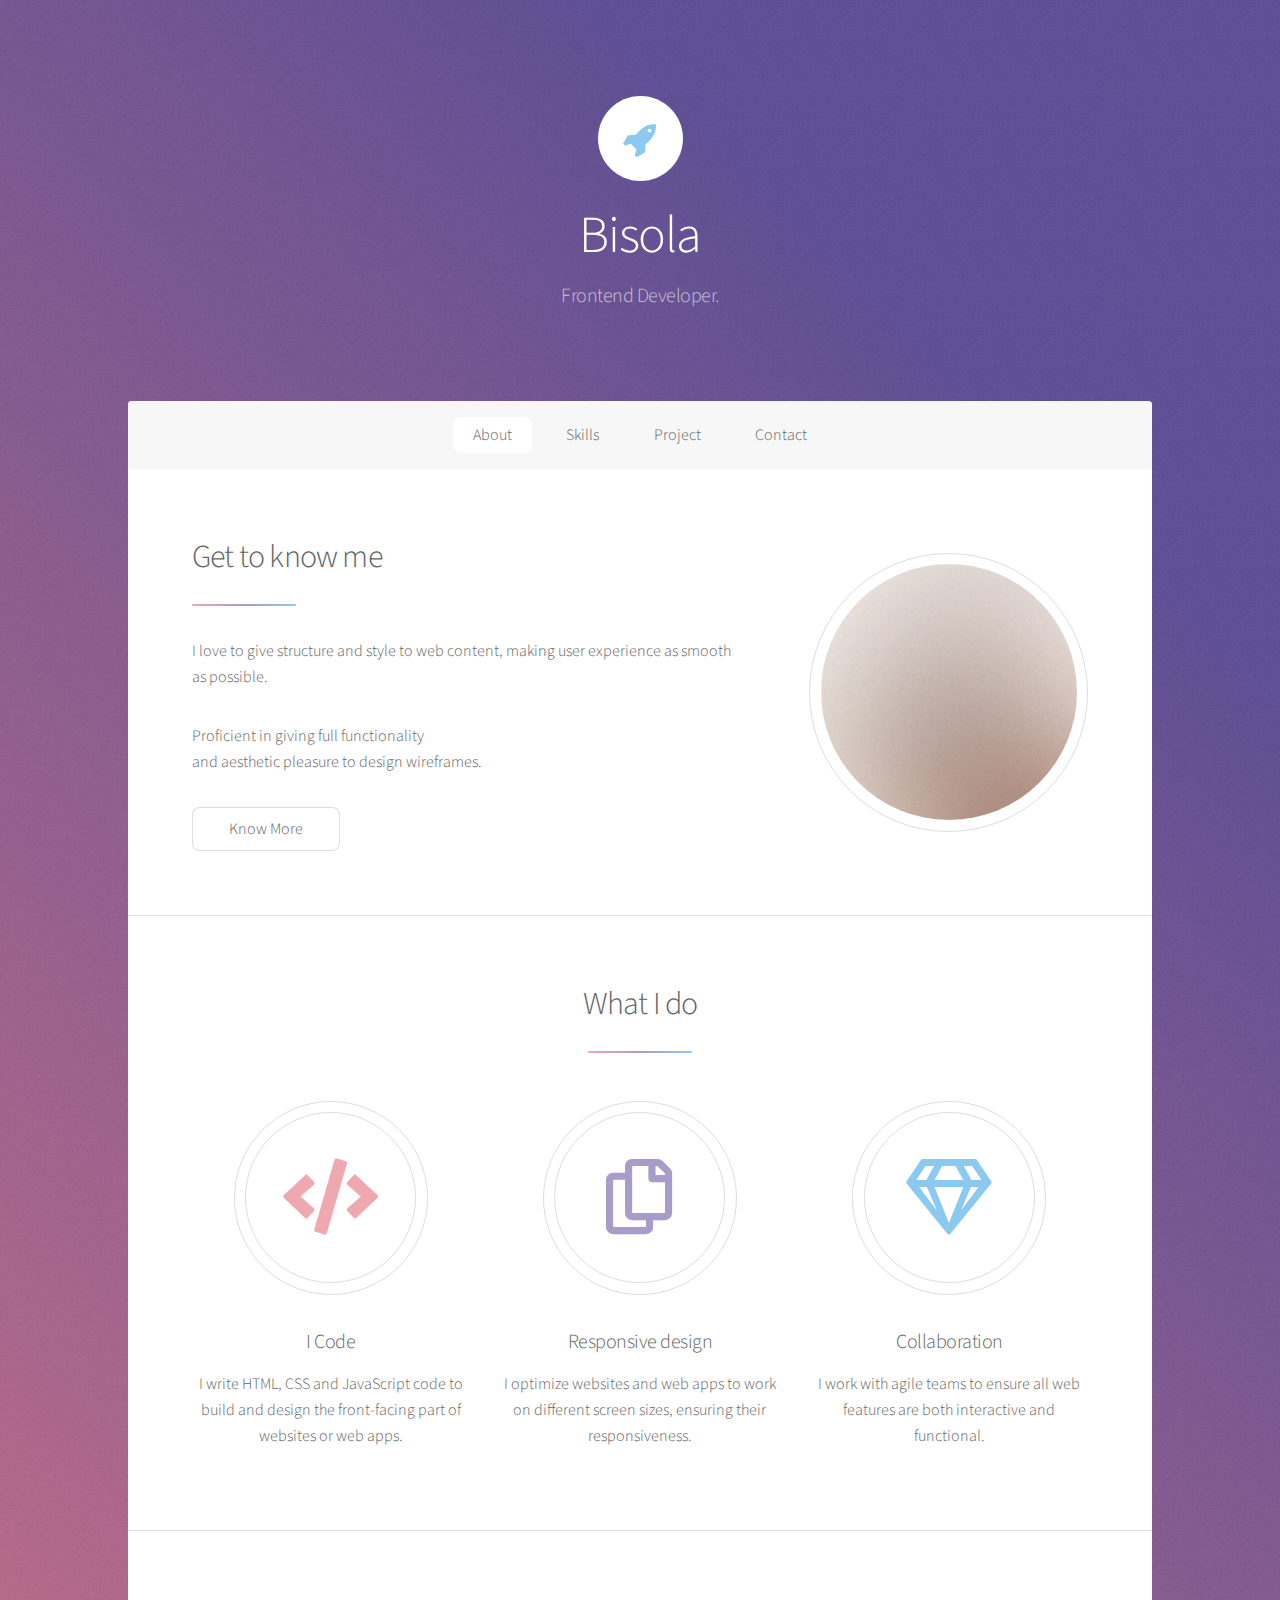
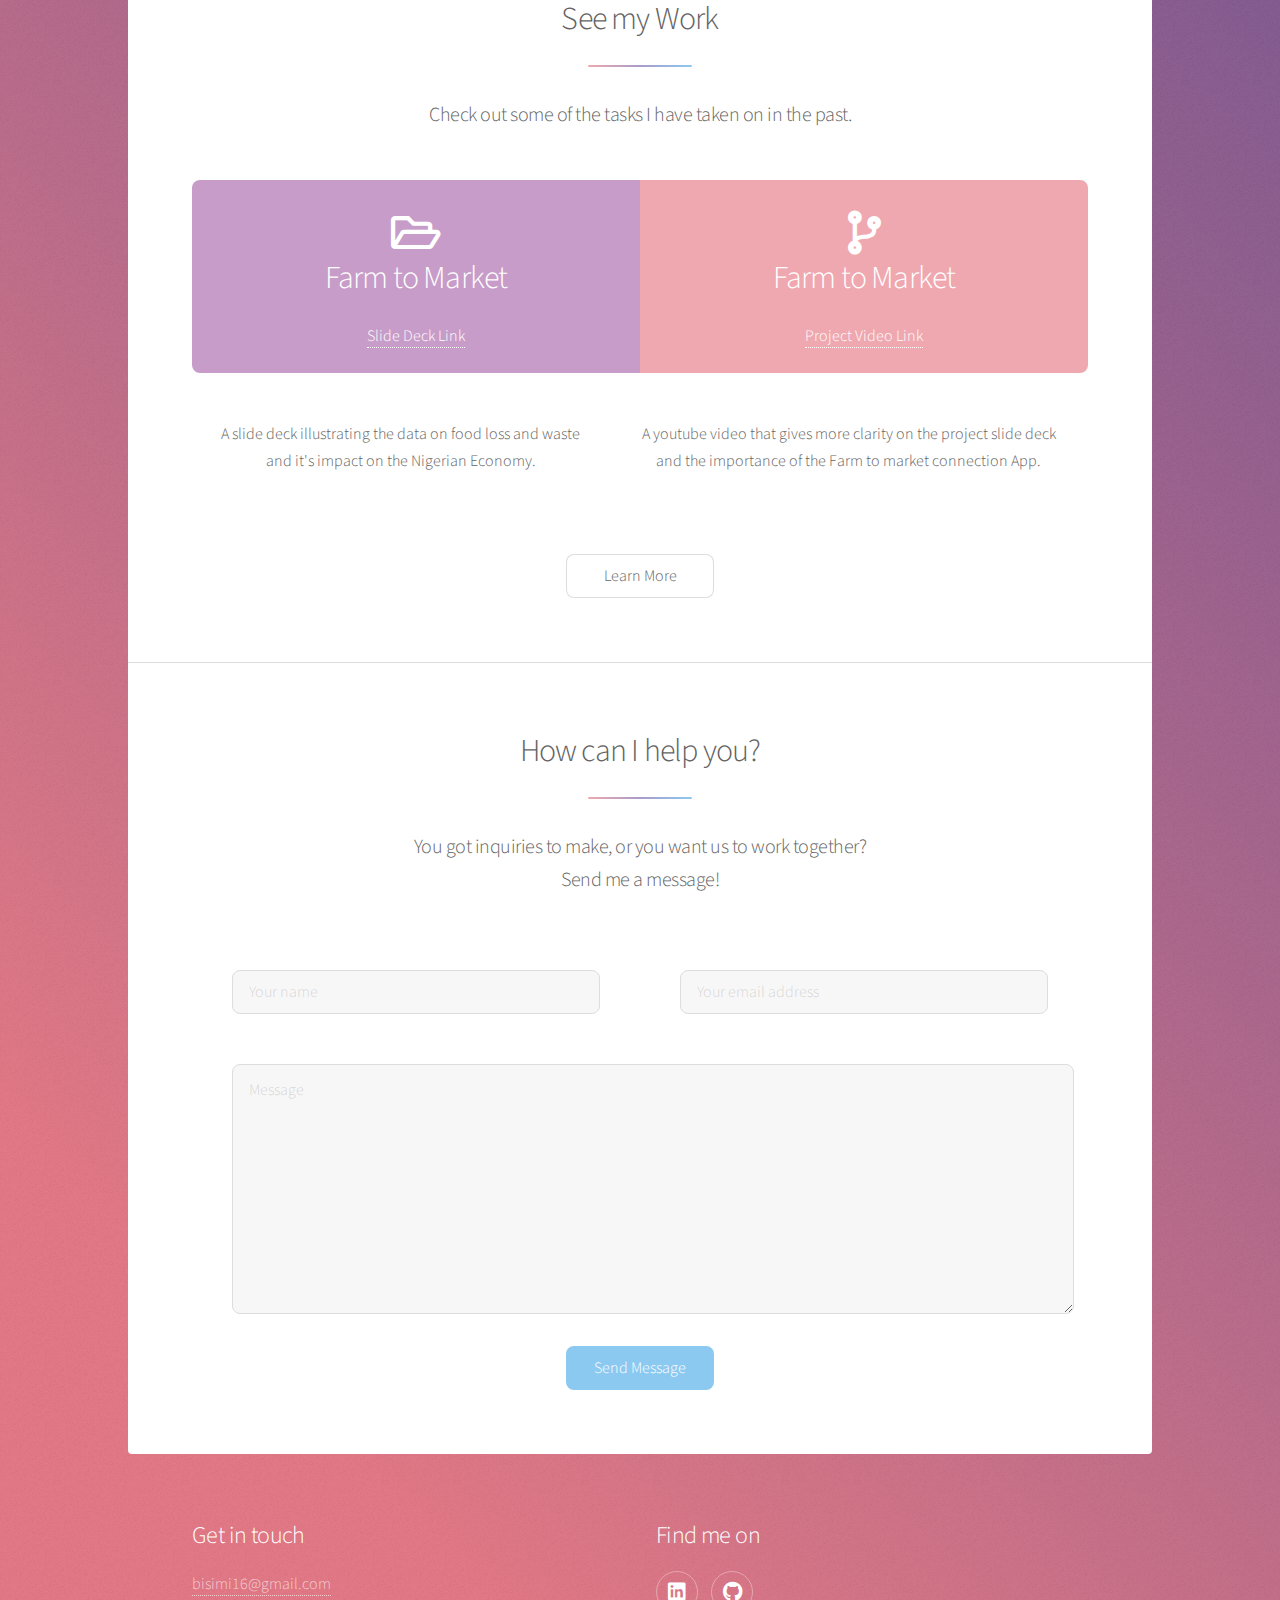
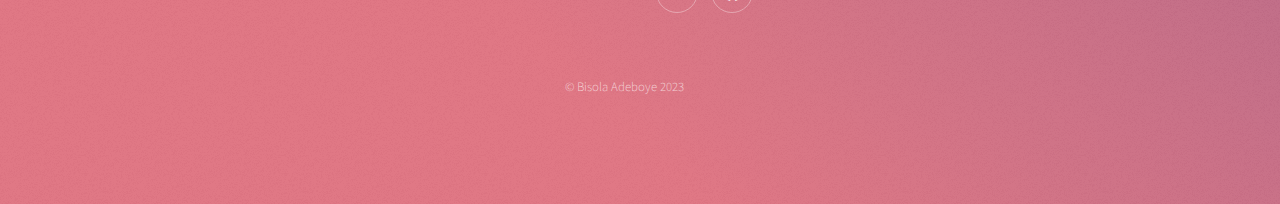
<file: index.html>
<!DOCTYPE HTML>
<!--
	Stellar by HTML5 UP
	html5up.net | @ajlkn
	Free for personal and commercial use under the CCA 3.0 license (html5up.net/license)
-->
<html>
	<head>
		<title>Stellar by HTML5 UP</title>
		<meta charset="utf-8" />
		<meta name="viewport" content="width=device-width, initial-scale=1, user-scalable=no" />
		<link rel="stylesheet" href="assets/css/main.css" />
		<noscript><link rel="stylesheet" href="assets/css/noscript.css" /></noscript>
	</head>
	<body class="is-preload">

		<!-- Wrapper -->
			<div id="wrapper">

				<!-- Header -->
					<header id="header" class="alt">
						<span class="logo"><img src="images/logo.svg" alt="" /></span>
						<h1>Bisola</h1>
						<p>Frontend Developer.</p>
					</header>

				<!-- Nav -->
					<nav id="nav">
						<ul>
							<li><a href="#intro" class="active">About</a></li>
							<li><a href="#first">Skills</a></li>
							<li><a href="#second">Project</a></li>
							<li><a href="#cta">Contact</a></li>
						</ul>
					</nav>

				<!-- Main -->
					<div id="main">

						<!-- Introduction -->
							<section id="intro" class="main">
								<div class="spotlight">
									<div class="content">
										<header class="major">
											<h2>Get to know me</h2>
										</header>
										<p>I love to give structure and style to web content, making user experience as smooth as possible.</p>
										<p>Proficient in giving full functionality <br> and aesthetic pleasure to design wireframes. </p>
										<ul class="actions">
											<li><a href="generic.html" class="button">Know More</a></li>
										</ul>
									</div>
									<span class="image"><img src="images/pic01.jpg" alt="" /></span>
								</div>
							</section>

						<!-- First Section -->
							<section id="first" class="main special">
								<header class="major">
									<h2>What I do</h2>
								</header>
								<ul class="features">
									<li>
										<span class="icon solid major style1 fa-code"></span>
										<h3>I Code</h3>
										<p>I write HTML, CSS and JavaScript code to build and design the front-facing part of websites or web apps.</p>
									</li>
									<li>
										
										<span class="icon major style3 fa-copy"></span>
										<!-- <i class="fad fa-tablet-alt"></i> -->
										<h3>Responsive design</h3>
										<p>I optimize websites and web apps to work on different screen sizes, ensuring their responsiveness.</p>
									</li>
									<li>
										<span class="icon major style5 fa-gem"></span>
										<h3>Collaboration</h3>
										<p>I work with agile teams to ensure all web features are both interactive and functional.</p>
									</li>
								</ul>
								
							</section>

						<!-- Second Section -->
							<section id="second" class="main special">
								<header class="major">
									<h2>See my Work</h2>
									<p>Check out some of the tasks I have taken on in the past.</p>
								</header>
								<ul class="statistics">
									<li class="style2">
										<span class="icon fa-folder-open"></span>
										<strong>Farm to Market</strong><br> <a href="https://drive.google.com/file/d/1sU951bGfZeI72tRPIs0lvitHGBOVHjYl/view?usp=sharing">Slide Deck Link</a>
									</li>
									<li class="style1">
										<span class="icon solid fa-code-branch"></span>
										<strong>Farm to Market</strong><br><a href="https://youtu.be/ArRoXzL4O0M">Project Video Link</a>
									
								</ul>	
								<div class="project-text">
									<p class="content"> A slide deck  illustrating the data on food loss and waste <br>and it's impact on the Nigerian Economy.</p>
									<p class="content"> A youtube video that gives more clarity on the project slide deck <br>and the importance of the Farm to market connection App.<br> </p>
								</div>
								
								<footer class="major">
									<ul class="actions special">
										<li><a href="generic.html" class="button">Learn More</a></li>
									</ul>
								</footer>
							</section>

						<!-- Get Started -->
							<section id="cta" class="main special">
								<header class="major">
									<h2>How can I help you?</h2>
									<p> You got inquiries to make, or you want us to work together? <br>Send me a message! </p>
								</header>
								<footer class="major">
									<div class="formcontainer">
										<form action="">

											<span class="container">
												<!-- <label for="name" class="name">Name:</label> -->
												<input type="text" id="name" name="name" placeholder="Your name">
												
												<!-- <label for="email" class="email" >Email</label> -->
												<input type="email" id="email" name="email" placeholder="Your email address">

											</span>
											<div class="messagebox">
												<!-- <span class="container"> -->
													<!-- <label for="phone" class="phone">Message</label> -->
													<!-- <input type="text" id="message" name="message" placeholder="Your Message"> -->
													<textarea name="message" id="message" placeholder="Message"></textarea>
												<!-- </span> -->
											</div>
											
										</form>
									</div>
									

									<ul class="actions special">
										<li><a href="#" class="button primary">Send Message</a></li>
										<!-- <li><a href="#" class="button">Clear Form</a></li> -->
									</ul>
								</footer>
							</section>

					</div>

				<!-- Footer -->
					<footer id="footer">
						<section>
							<h2>Get in touch</h2>
							
								<dd><a href="#">bisimi16@gmail.com</a></dd>
							
						</section>
						<section>
							<h2>Find me on</h2>
							
							<ul class="icons">
								
								<!-- <li><a href="#" class="icon brands fa-facebook-f alt"><span class="label">Facebook</span></a></li> -->
								<li><a href="#" class="icon brands fa-linkedin alt"><span class="label">Instagram</span></a></li>
								<li><a href="#" class="icon brands fa-github alt"><span class="label">GitHub</span></a></li>
								
							</ul>
						</section>
						<p class="copyright">&copy; Bisola Adeboye 2023</p>
					</footer>

			</div>

		<!-- Scripts -->
			<script src="assets/js/jquery.min.js"></script>
			<script src="assets/js/jquery.scrollex.min.js"></script>
			<script src="assets/js/jquery.scrolly.min.js"></script>
			<script src="assets/js/browser.min.js"></script>
			<script src="assets/js/breakpoints.min.js"></script>
			<script src="assets/js/util.js"></script>
			<script src="assets/js/main.js"></script>

	</body>
</html>
</file>
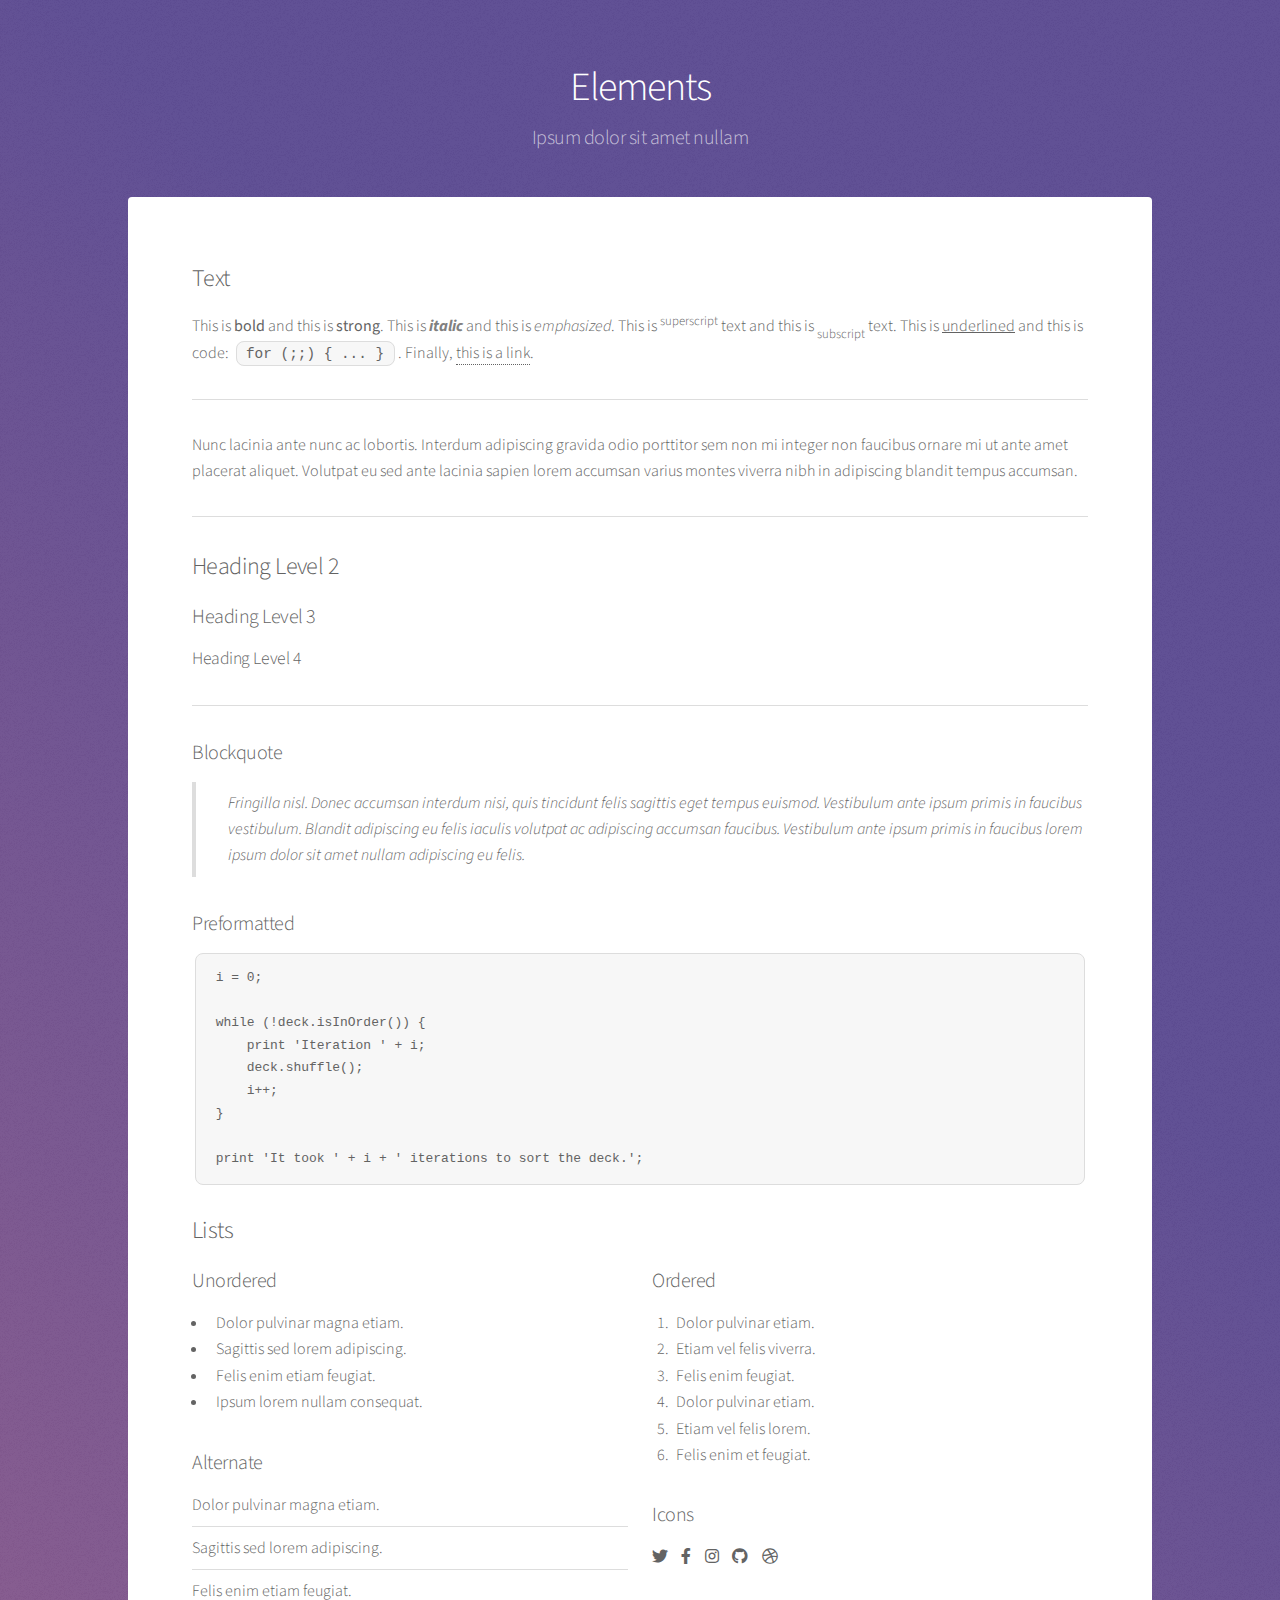
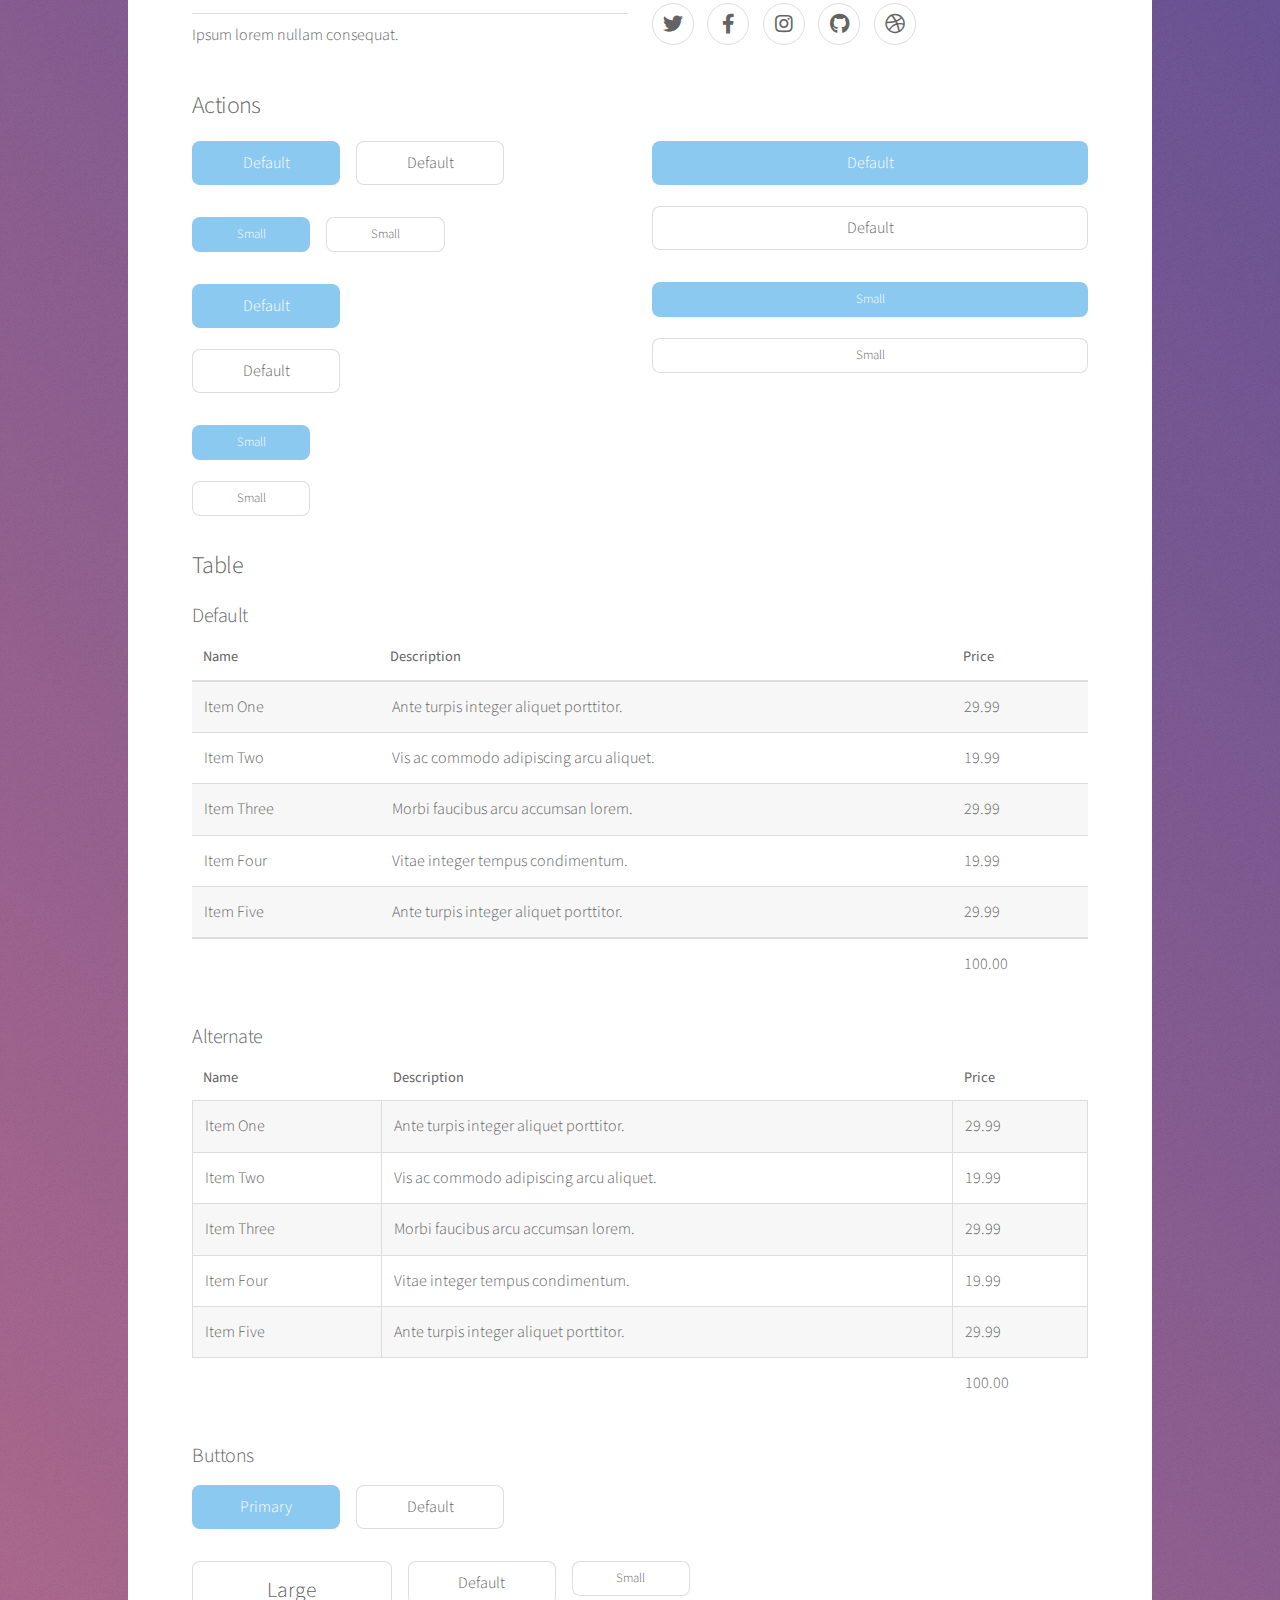
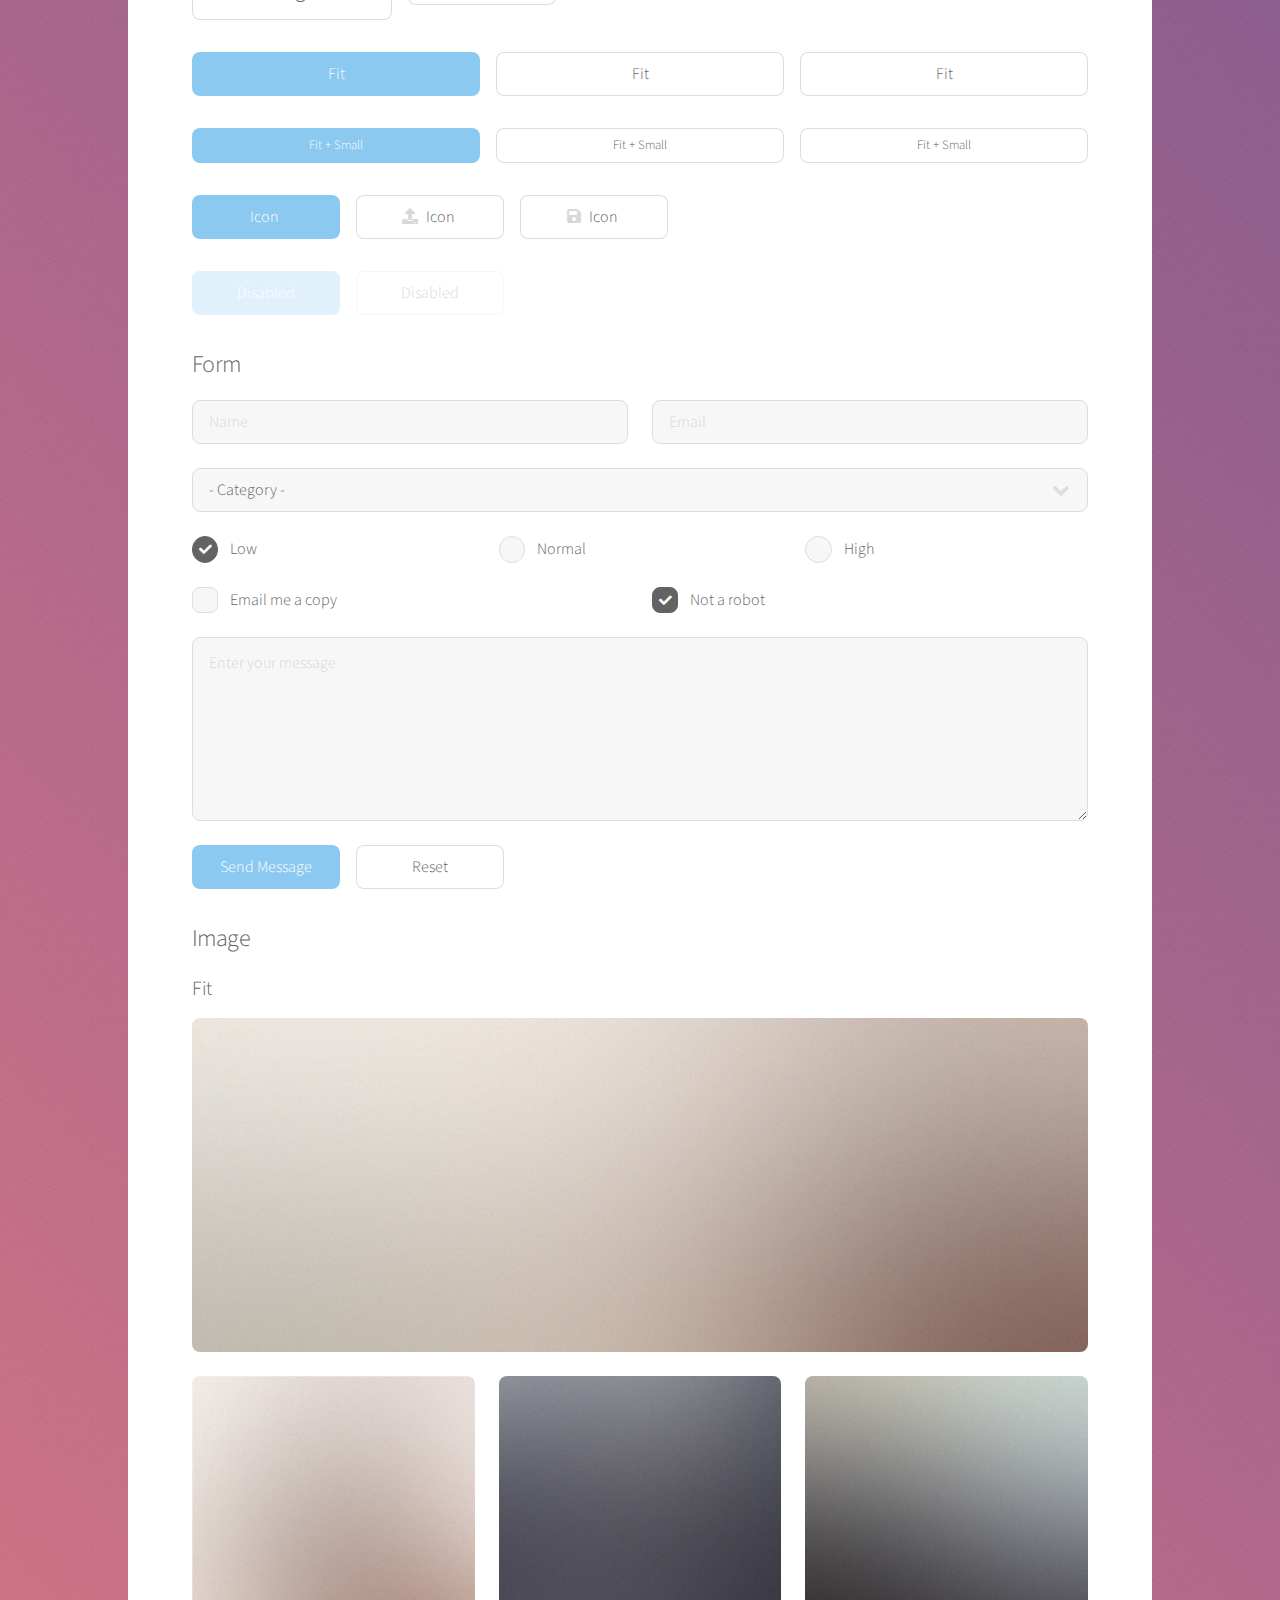
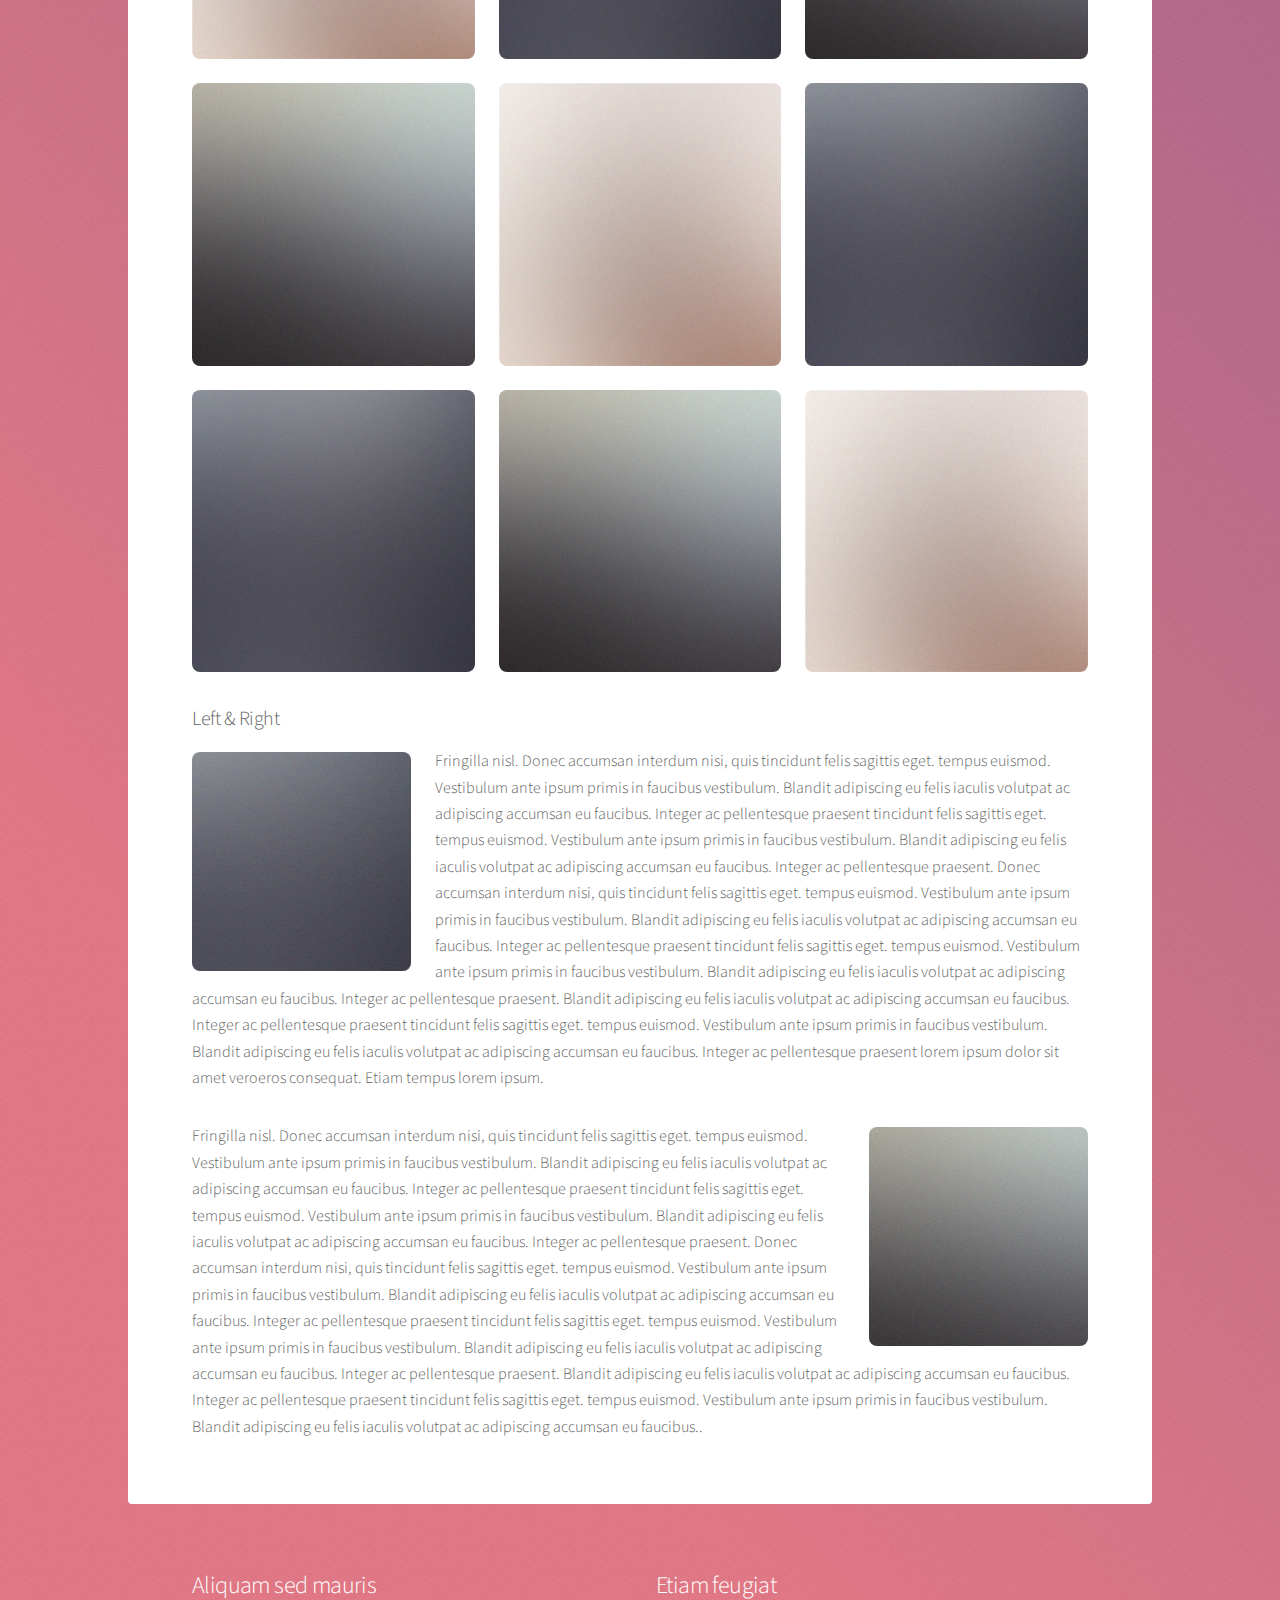
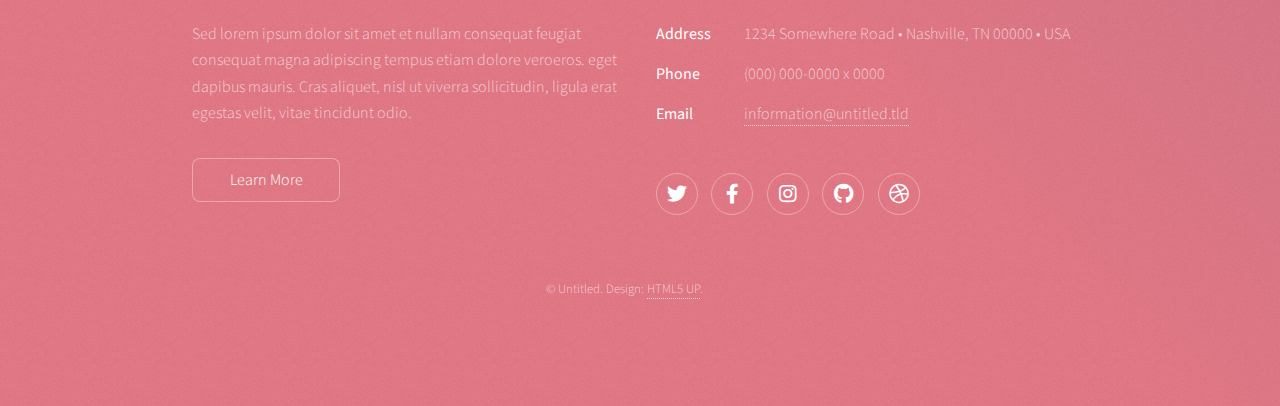
<file: elements.html>
<!DOCTYPE HTML>
<!--
	Stellar by HTML5 UP
	html5up.net | @ajlkn
	Free for personal and commercial use under the CCA 3.0 license (html5up.net/license)
-->
<html>
	<head>
		<title>Elements - Stellar by HTML5 UP</title>
		<meta charset="utf-8" />
		<meta name="viewport" content="width=device-width, initial-scale=1, user-scalable=no" />
		<link rel="stylesheet" href="assets/css/main.css" />
		<noscript><link rel="stylesheet" href="assets/css/noscript.css" /></noscript>
	</head>
	<body class="is-preload">

		<!-- Wrapper -->
			<div id="wrapper">

				<!-- Header -->
					<header id="header">
						<h1>Elements</h1>
						<p>Ipsum dolor sit amet nullam</p>
					</header>

				<!-- Main -->
					<div id="main">

						<!-- Content -->
							<section id="content" class="main">

								<!-- Text -->
									<section>
										<h2>Text</h2>
										<p>This is <b>bold</b> and this is <strong>strong</strong>. This is <i>italic</i> and this is <em>emphasized</em>.
										This is <sup>superscript</sup> text and this is <sub>subscript</sub> text.
										This is <u>underlined</u> and this is code: <code>for (;;) { ... }</code>. Finally, <a href="#">this is a link</a>.</p>
										<hr />
										<p>Nunc lacinia ante nunc ac lobortis. Interdum adipiscing gravida odio porttitor sem non mi integer non faucibus ornare mi ut ante amet placerat aliquet. Volutpat eu sed ante lacinia sapien lorem accumsan varius montes viverra nibh in adipiscing blandit tempus accumsan.</p>
										<hr />
										<h2>Heading Level 2</h2>
										<h3>Heading Level 3</h3>
										<h4>Heading Level 4</h4>
										<hr />
										<h3>Blockquote</h3>
										<blockquote>Fringilla nisl. Donec accumsan interdum nisi, quis tincidunt felis sagittis eget tempus euismod. Vestibulum ante ipsum primis in faucibus vestibulum. Blandit adipiscing eu felis iaculis volutpat ac adipiscing accumsan faucibus. Vestibulum ante ipsum primis in faucibus lorem ipsum dolor sit amet nullam adipiscing eu felis.</blockquote>
										<h3>Preformatted</h3>
										<pre><code>i = 0;

while (!deck.isInOrder()) {
    print 'Iteration ' + i;
    deck.shuffle();
    i++;
}

print 'It took ' + i + ' iterations to sort the deck.';</code></pre>
									</section>

								<!-- Lists -->
									<section>
										<h2>Lists</h2>
										<div class="row">
											<div class="col-6 col-12-medium">
												<h3>Unordered</h3>
												<ul>
													<li>Dolor pulvinar magna etiam.</li>
													<li>Sagittis sed lorem adipiscing.</li>
													<li>Felis enim etiam feugiat.</li>
													<li>Ipsum lorem nullam consequat.</li>
												</ul>
												<h3>Alternate</h3>
												<ul class="alt">
													<li>Dolor pulvinar magna etiam.</li>
													<li>Sagittis sed lorem adipiscing.</li>
													<li>Felis enim etiam feugiat.</li>
													<li>Ipsum lorem nullam consequat.</li>
												</ul>
											</div>
											<div class="col-6 col-12-medium">
												<h3>Ordered</h3>
												<ol>
													<li>Dolor pulvinar etiam.</li>
													<li>Etiam vel felis viverra.</li>
													<li>Felis enim feugiat.</li>
													<li>Dolor pulvinar etiam.</li>
													<li>Etiam vel felis lorem.</li>
													<li>Felis enim et feugiat.</li>
												</ol>
												<h3>Icons</h3>
												<ul class="icons">
													<li><a href="#" class="icon brands fa-twitter"><span class="label">Twitter</span></a></li>
													<li><a href="#" class="icon brands fa-facebook-f"><span class="label">Facebook</span></a></li>
													<li><a href="#" class="icon brands fa-instagram"><span class="label">Instagram</span></a></li>
													<li><a href="#" class="icon brands fa-github"><span class="label">GitHub</span></a></li>
													<li><a href="#" class="icon brands fa-dribbble"><span class="label">Dribbble</span></a></li>
												</ul>
												<ul class="icons">
													<li><a href="#" class="icon brands alt fa-twitter"><span class="label">Twitter</span></a></li>
													<li><a href="#" class="icon brands alt fa-facebook-f"><span class="label">Facebook</span></a></li>
													<li><a href="#" class="icon brands alt fa-instagram"><span class="label">Instagram</span></a></li>
													<li><a href="#" class="icon brands alt fa-github"><span class="label">GitHub</span></a></li>
													<li><a href="#" class="icon brands alt fa-dribbble"><span class="label">Dribbble</span></a></li>
												</ul>
											</div>
										</div>
										<h2>Actions</h2>
										<div class="row">
											<div class="col-6 col-12-medium">
												<ul class="actions">
													<li><a href="#" class="button primary">Default</a></li>
													<li><a href="#" class="button">Default</a></li>
												</ul>
												<ul class="actions small">
													<li><a href="#" class="button primary small">Small</a></li>
													<li><a href="#" class="button small">Small</a></li>
												</ul>
												<ul class="actions stacked">
													<li><a href="#" class="button primary">Default</a></li>
													<li><a href="#" class="button">Default</a></li>
												</ul>
												<ul class="actions stacked">
													<li><a href="#" class="button primary small">Small</a></li>
													<li><a href="#" class="button small">Small</a></li>
												</ul>
											</div>
											<div class="col-6 col-12-medium">
												<ul class="actions stacked">
													<li><a href="#" class="button primary fit">Default</a></li>
													<li><a href="#" class="button fit">Default</a></li>
												</ul>
												<ul class="actions stacked">
													<li><a href="#" class="button primary small fit">Small</a></li>
													<li><a href="#" class="button small fit">Small</a></li>
												</ul>
											</div>
										</div>
									</section>

								<!-- Table -->
									<section>
										<h2>Table</h2>
										<h3>Default</h3>
										<div class="table-wrapper">
											<table>
												<thead>
													<tr>
														<th>Name</th>
														<th>Description</th>
														<th>Price</th>
													</tr>
												</thead>
												<tbody>
													<tr>
														<td>Item One</td>
														<td>Ante turpis integer aliquet porttitor.</td>
														<td>29.99</td>
													</tr>
													<tr>
														<td>Item Two</td>
														<td>Vis ac commodo adipiscing arcu aliquet.</td>
														<td>19.99</td>
													</tr>
													<tr>
														<td>Item Three</td>
														<td> Morbi faucibus arcu accumsan lorem.</td>
														<td>29.99</td>
													</tr>
													<tr>
														<td>Item Four</td>
														<td>Vitae integer tempus condimentum.</td>
														<td>19.99</td>
													</tr>
													<tr>
														<td>Item Five</td>
														<td>Ante turpis integer aliquet porttitor.</td>
														<td>29.99</td>
													</tr>
												</tbody>
												<tfoot>
													<tr>
														<td colspan="2"></td>
														<td>100.00</td>
													</tr>
												</tfoot>
											</table>
										</div>

										<h3>Alternate</h3>
										<div class="table-wrapper">
											<table class="alt">
												<thead>
													<tr>
														<th>Name</th>
														<th>Description</th>
														<th>Price</th>
													</tr>
												</thead>
												<tbody>
													<tr>
														<td>Item One</td>
														<td>Ante turpis integer aliquet porttitor.</td>
														<td>29.99</td>
													</tr>
													<tr>
														<td>Item Two</td>
														<td>Vis ac commodo adipiscing arcu aliquet.</td>
														<td>19.99</td>
													</tr>
													<tr>
														<td>Item Three</td>
														<td> Morbi faucibus arcu accumsan lorem.</td>
														<td>29.99</td>
													</tr>
													<tr>
														<td>Item Four</td>
														<td>Vitae integer tempus condimentum.</td>
														<td>19.99</td>
													</tr>
													<tr>
														<td>Item Five</td>
														<td>Ante turpis integer aliquet porttitor.</td>
														<td>29.99</td>
													</tr>
												</tbody>
												<tfoot>
													<tr>
														<td colspan="2"></td>
														<td>100.00</td>
													</tr>
												</tfoot>
											</table>
										</div>
									</section>

								<!-- Buttons -->
									<section>
										<h3>Buttons</h3>
										<ul class="actions">
											<li><a href="#" class="button primary">Primary</a></li>
											<li><a href="#" class="button">Default</a></li>
										</ul>
										<ul class="actions">
											<li><a href="#" class="button large">Large</a></li>
											<li><a href="#" class="button">Default</a></li>
											<li><a href="#" class="button small">Small</a></li>
										</ul>
										<ul class="actions fit">
											<li><a href="#" class="button primary fit">Fit</a></li>
											<li><a href="#" class="button fit">Fit</a></li>
											<li><a href="#" class="button fit">Fit</a></li>
										</ul>
										<ul class="actions fit small">
											<li><a href="#" class="button primary fit small">Fit + Small</a></li>
											<li><a href="#" class="button fit small">Fit + Small</a></li>
											<li><a href="#" class="button fit small">Fit + Small</a></li>
										</ul>
										<ul class="actions">
											<li><a href="#" class="button primary icon solidfa-download">Icon</a></li>
											<li><a href="#" class="button icon solid fa-upload">Icon</a></li>
											<li><a href="#" class="button icon solid fa-save">Icon</a></li>
										</ul>
										<ul class="actions">
											<li><span class="button primary disabled">Disabled</span></li>
											<li><span class="button disabled">Disabled</span></li>
										</ul>
									</section>

								<!-- Form -->
									<section>
										<h2>Form</h2>
										<form method="post" action="#">
											<div class="row gtr-uniform">
												<div class="col-6 col-12-xsmall">
													<input type="text" name="demo-name" id="demo-name" value="" placeholder="Name" />
												</div>
												<div class="col-6 col-12-xsmall">
													<input type="email" name="demo-email" id="demo-email" value="" placeholder="Email" />
												</div>
												<div class="col-12">
													<select name="demo-category" id="demo-category">
														<option value="">- Category -</option>
														<option value="1">Manufacturing</option>
														<option value="1">Shipping</option>
														<option value="1">Administration</option>
														<option value="1">Human Resources</option>
													</select>
												</div>
												<div class="col-4 col-12-small">
													<input type="radio" id="demo-priority-low" name="demo-priority" checked>
													<label for="demo-priority-low">Low</label>
												</div>
												<div class="col-4 col-12-small">
													<input type="radio" id="demo-priority-normal" name="demo-priority">
													<label for="demo-priority-normal">Normal</label>
												</div>
												<div class="col-4 col-12-small">
													<input type="radio" id="demo-priority-high" name="demo-priority">
													<label for="demo-priority-high">High</label>
												</div>
												<div class="col-6 col-12-small">
													<input type="checkbox" id="demo-copy" name="demo-copy">
													<label for="demo-copy">Email me a copy</label>
												</div>
												<div class="col-6 col-12-small">
													<input type="checkbox" id="demo-human" name="demo-human" checked>
													<label for="demo-human">Not a robot</label>
												</div>
												<div class="col-12">
													<textarea name="demo-message" id="demo-message" placeholder="Enter your message" rows="6"></textarea>
												</div>
												<div class="col-12">
													<ul class="actions">
														<li><input type="submit" value="Send Message" class="primary" /></li>
														<li><input type="reset" value="Reset" /></li>
													</ul>
												</div>
											</div>
										</form>
									</section>

								<!-- Image -->
									<section>
										<h2>Image</h2>
										<h3>Fit</h3>
										<div class="box alt">
											<div class="row gtr-uniform">
												<div class="col-12"><span class="image fit"><img src="images/pic04.jpg" alt="" /></span></div>
												<div class="col-4"><span class="image fit"><img src="images/pic01.jpg" alt="" /></span></div>
												<div class="col-4"><span class="image fit"><img src="images/pic02.jpg" alt="" /></span></div>
												<div class="col-4"><span class="image fit"><img src="images/pic03.jpg" alt="" /></span></div>
												<div class="col-4"><span class="image fit"><img src="images/pic03.jpg" alt="" /></span></div>
												<div class="col-4"><span class="image fit"><img src="images/pic01.jpg" alt="" /></span></div>
												<div class="col-4"><span class="image fit"><img src="images/pic02.jpg" alt="" /></span></div>
												<div class="col-4"><span class="image fit"><img src="images/pic02.jpg" alt="" /></span></div>
												<div class="col-4"><span class="image fit"><img src="images/pic03.jpg" alt="" /></span></div>
												<div class="col-4"><span class="image fit"><img src="images/pic01.jpg" alt="" /></span></div>
											</div>
										</div>
										<h3>Left &amp; Right</h3>
										<p><span class="image left"><img src="images/pic05.jpg" alt="" /></span>Fringilla nisl. Donec accumsan interdum nisi, quis tincidunt felis sagittis eget. tempus euismod. Vestibulum ante ipsum primis in faucibus vestibulum. Blandit adipiscing eu felis iaculis volutpat ac adipiscing accumsan eu faucibus. Integer ac pellentesque praesent tincidunt felis sagittis eget. tempus euismod. Vestibulum ante ipsum primis in faucibus vestibulum. Blandit adipiscing eu felis iaculis volutpat ac adipiscing accumsan eu faucibus. Integer ac pellentesque praesent. Donec accumsan interdum nisi, quis tincidunt felis sagittis eget. tempus euismod. Vestibulum ante ipsum primis in faucibus vestibulum. Blandit adipiscing eu felis iaculis volutpat ac adipiscing accumsan eu faucibus. Integer ac pellentesque praesent tincidunt felis sagittis eget. tempus euismod. Vestibulum ante ipsum primis in faucibus vestibulum. Blandit adipiscing eu felis iaculis volutpat ac adipiscing accumsan eu faucibus. Integer ac pellentesque praesent. Blandit adipiscing eu felis iaculis volutpat ac adipiscing accumsan eu faucibus. Integer ac pellentesque praesent tincidunt felis sagittis eget. tempus euismod. Vestibulum ante ipsum primis in faucibus vestibulum. Blandit adipiscing eu felis iaculis volutpat ac adipiscing accumsan eu faucibus. Integer ac pellentesque praesent lorem ipsum dolor sit amet veroeros consequat. Etiam tempus lorem ipsum.</p>
										<p><span class="image right"><img src="images/pic06.jpg" alt="" /></span>Fringilla nisl. Donec accumsan interdum nisi, quis tincidunt felis sagittis eget. tempus euismod. Vestibulum ante ipsum primis in faucibus vestibulum. Blandit adipiscing eu felis iaculis volutpat ac adipiscing accumsan eu faucibus. Integer ac pellentesque praesent tincidunt felis sagittis eget. tempus euismod. Vestibulum ante ipsum primis in faucibus vestibulum. Blandit adipiscing eu felis iaculis volutpat ac adipiscing accumsan eu faucibus. Integer ac pellentesque praesent. Donec accumsan interdum nisi, quis tincidunt felis sagittis eget. tempus euismod. Vestibulum ante ipsum primis in faucibus vestibulum. Blandit adipiscing eu felis iaculis volutpat ac adipiscing accumsan eu faucibus. Integer ac pellentesque praesent tincidunt felis sagittis eget. tempus euismod. Vestibulum ante ipsum primis in faucibus vestibulum. Blandit adipiscing eu felis iaculis volutpat ac adipiscing accumsan eu faucibus. Integer ac pellentesque praesent. Blandit adipiscing eu felis iaculis volutpat ac adipiscing accumsan eu faucibus. Integer ac pellentesque praesent tincidunt felis sagittis eget. tempus euismod. Vestibulum ante ipsum primis in faucibus vestibulum. Blandit adipiscing eu felis iaculis volutpat ac adipiscing accumsan eu faucibus..</p>
									</section>

							</section>

					</div>

				<!-- Footer -->
					<footer id="footer">
						<section>
							<h2>Aliquam sed mauris</h2>
							<p>Sed lorem ipsum dolor sit amet et nullam consequat feugiat consequat magna adipiscing tempus etiam dolore veroeros. eget dapibus mauris. Cras aliquet, nisl ut viverra sollicitudin, ligula erat egestas velit, vitae tincidunt odio.</p>
							<ul class="actions">
								<li><a href="#" class="button">Learn More</a></li>
							</ul>
						</section>
						<section>
							<h2>Etiam feugiat</h2>
							<dl class="alt">
								<dt>Address</dt>
								<dd>1234 Somewhere Road &bull; Nashville, TN 00000 &bull; USA</dd>
								<dt>Phone</dt>
								<dd>(000) 000-0000 x 0000</dd>
								<dt>Email</dt>
								<dd><a href="#">information@untitled.tld</a></dd>
							</dl>
							<ul class="icons">
								<li><a href="#" class="icon brands fa-twitter alt"><span class="label">Twitter</span></a></li>
								<li><a href="#" class="icon brands fa-facebook-f alt"><span class="label">Facebook</span></a></li>
								<li><a href="#" class="icon brands fa-instagram alt"><span class="label">Instagram</span></a></li>
								<li><a href="#" class="icon brands fa-github alt"><span class="label">GitHub</span></a></li>
								<li><a href="#" class="icon brands fa-dribbble alt"><span class="label">Dribbble</span></a></li>
							</ul>
						</section>
						<p class="copyright">&copy; Untitled. Design: <a href="https://html5up.net">HTML5 UP</a>.</p>
					</footer>

			</div>

		<!-- Scripts -->
			<script src="assets/js/jquery.min.js"></script>
			<script src="assets/js/jquery.scrollex.min.js"></script>
			<script src="assets/js/jquery.scrolly.min.js"></script>
			<script src="assets/js/browser.min.js"></script>
			<script src="assets/js/breakpoints.min.js"></script>
			<script src="assets/js/util.js"></script>
			<script src="assets/js/main.js"></script>

	</body>
</html>
</file>
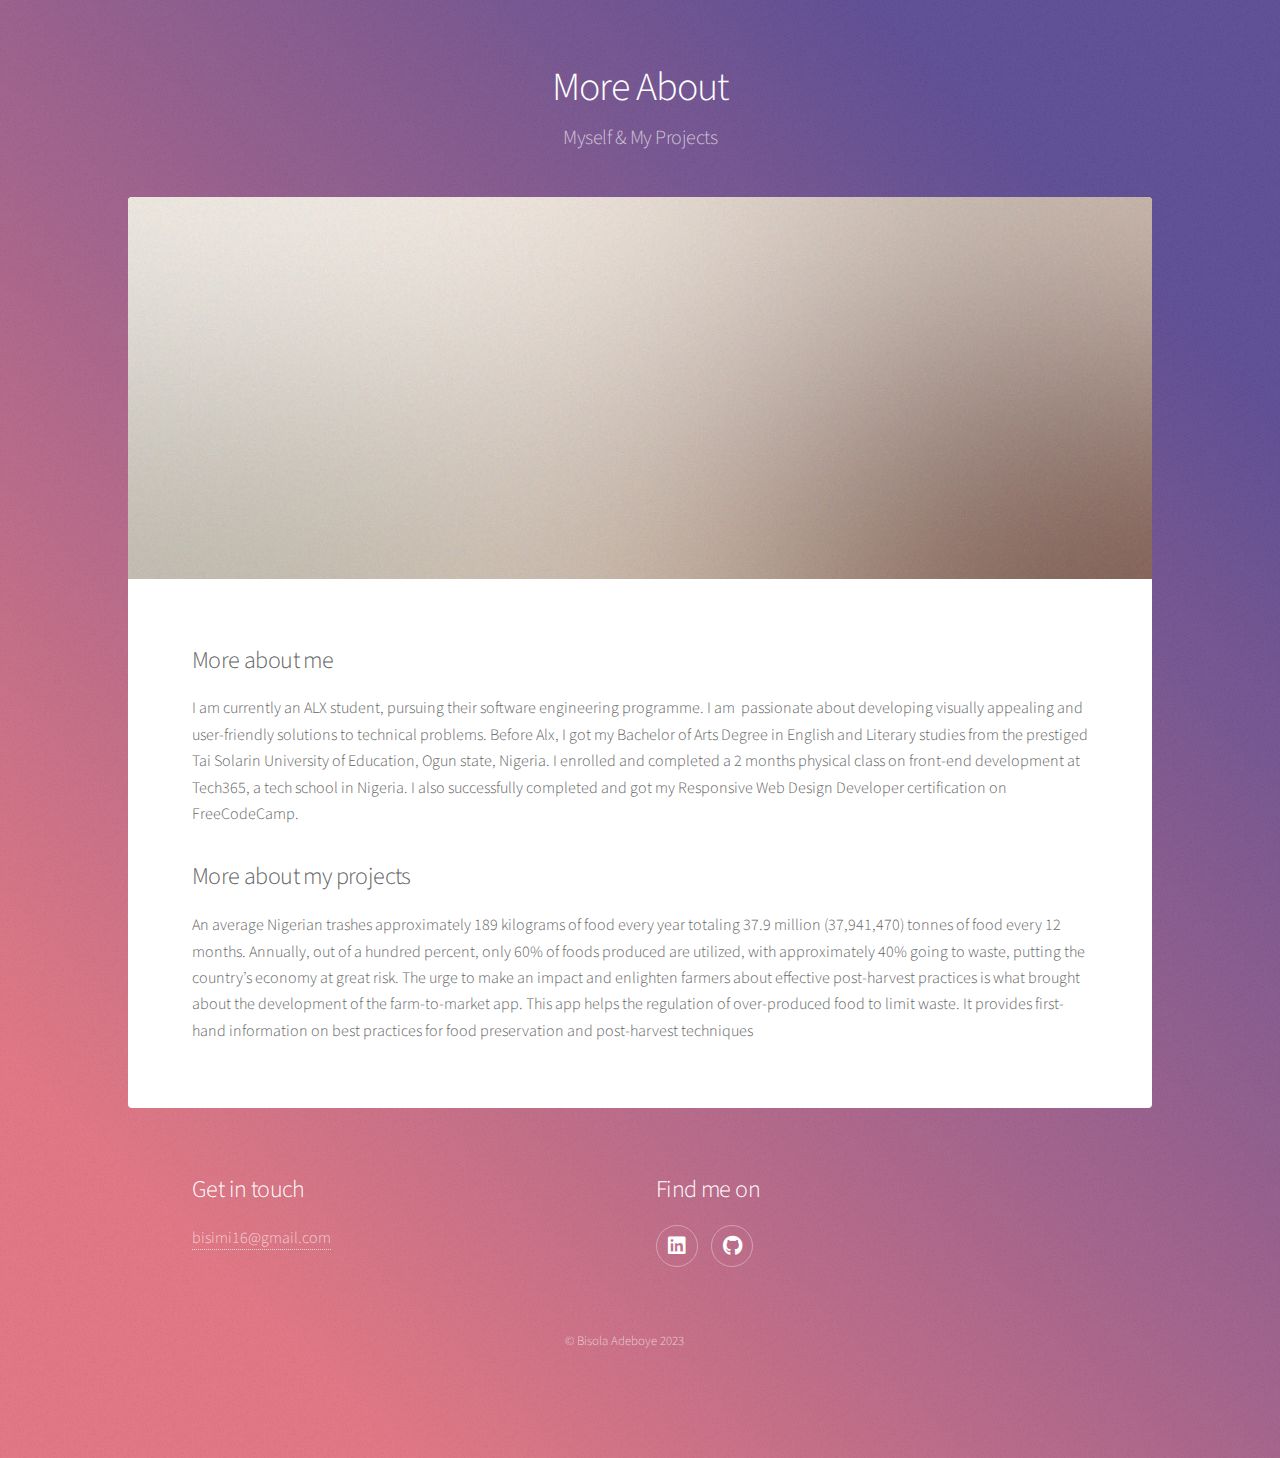
<file: generic.html>
<!DOCTYPE HTML>
<!--
	Stellar by HTML5 UP
	html5up.net | @ajlkn
	Free for personal and commercial use under the CCA 3.0 license (html5up.net/license)
-->
<html>
	<head>
		<title>Generic - Stellar by HTML5 UP</title>
		<meta charset="utf-8" />
		<meta name="viewport" content="width=device-width, initial-scale=1, user-scalable=no" />
		<link rel="stylesheet" href="assets/css/main.css" />
		<noscript><link rel="stylesheet" href="assets/css/noscript.css" /></noscript>
	</head>
	<body class="is-preload">

		<!-- Wrapper -->
			<div id="wrapper">

				<!-- Header -->
					<header id="header">
						<h1>More About</h1>
						<p>Myself  & My Projects</p>
					</header>

				<!-- Main -->
					<div id="main">

						<!-- Content -->
							<section id="content" class="main">
								<span class="image main"><img src="images/pic04.jpg" alt="" /></span>
								<h2>More about me</h2>
								<p>I am currently an ALX student, pursuing their software engineering programme. I am  passionate about developing visually appealing and user-friendly solutions to technical problems. Before Alx, I got my Bachelor of Arts Degree in English and Literary studies from the prestiged Tai Solarin University of Education, Ogun state, Nigeria. I enrolled and completed a 2 months physical class on front-end development at Tech365, a tech school in Nigeria. I also successfully completed and got my Responsive Web Design Developer certification on FreeCodeCamp.</p>
								<h2>More about my projects</h2>
								<p> An average Nigerian trashes approximately 189 kilograms of food every year totaling 37.9 million (37,941,470) tonnes of food every 12 months.
									Annually, out of a hundred percent, only 60% of foods produced are utilized, with approximately 40% going to waste, putting the country’s economy at great risk.
									The urge to make an impact and enlighten farmers about effective post-harvest practices is what brought about the development of the farm-to-market app. This app helps the regulation of over-produced food to limit waste. It provides first-hand information on best practices for food preservation and post-harvest techniques
								</p>
							</section>

					</div>

				<!-- Footer -->
				<footer id="footer">
					<section>
						<h2>Get in touch</h2>
						
							<dd><a href="#">bisimi16@gmail.com</a></dd>
						
					</section>
					<section>
						<h2>Find me on</h2>
						
						<ul class="icons">
							
							<!-- <li><a href="#" class="icon brands fa-facebook-f alt"><span class="label">Facebook</span></a></li> -->
							<li><a href="#" class="icon brands fa-linkedin alt"><span class="label">Instagram</span></a></li>
							<li><a href="#" class="icon brands fa-github alt"><span class="label">GitHub</span></a></li>
							
						</ul>
					</section>
					<p class="copyright">&copy; Bisola Adeboye 2023</p>
				</footer>

			</div>

		<!-- Scripts -->
			<script src="assets/js/jquery.min.js"></script>
			<script src="assets/js/jquery.scrollex.min.js"></script>
			<script src="assets/js/jquery.scrolly.min.js"></script>
			<script src="assets/js/browser.min.js"></script>
			<script src="assets/js/breakpoints.min.js"></script>
			<script src="assets/js/util.js"></script>
			<script src="assets/js/main.js"></script>

	</body>
</html>
</file>
<file: assets/css/noscript.css>
/*
	Stellar by HTML5 UP
	html5up.net | @ajlkn
	Free for personal and commercial use under the CCA 3.0 license (html5up.net/license)
*/

/* Header */

	body.is-preload #header.alt > * {
		opacity: 1;
	}

	body.is-preload #header.alt .logo {
		-moz-transform: none;
		-webkit-transform: none;
		-ms-transform: none;
		transform: none;
	}
</file>
<file: assets/css/main.css>
@import url(fontawesome-all.min.css);
@import 'https://fonts.googleapis.com/css?family=Source+Sans+Pro:300,400';

/*
	Stellar by HTML5 UP
	html5up.net | @ajlkn
	Free for personal and commercial use under the CCA 3.0 license (html5up.net/license)
*/

html, body, div, span, applet, object,
iframe, h1, h2, h3, h4, h5, h6, p, blockquote,
pre, a, abbr, acronym, address, big, cite,
code, del, dfn, em, img, ins, kbd, q, s, samp,
small, strike, strong, sub, sup, tt, var, b,
u, i, center, dl, dt, dd, ol, ul, li, fieldset,
form, label, legend, table, caption, tbody,
tfoot, thead, tr, th, td, article, aside,
canvas, details, embed, figure, figcaption,
footer, header, hgroup, menu, nav, output, ruby,
section, summary, time, mark, audio, video {
	margin: 0;
	padding: 0;
	border: 0;
	font-size: 100%;
	font: inherit;
	vertical-align: baseline;}

article, aside, details, figcaption, figure,
footer, header, hgroup, menu, nav, section {
	display: block;}

body {
	line-height: 1;
}

ol, ul {
	list-style: none;
}

blockquote, q {
	quotes: none;
}

	blockquote:before, blockquote:after, q:before, q:after {
		content: '';
		content: none;
	}

table {
	border-collapse: collapse;
	border-spacing: 0;
}

body {
	-webkit-text-size-adjust: none;
}

mark {
	background-color: transparent;
	color: inherit;
}

input::-moz-focus-inner {
	border: 0;
	padding: 0;
}

input, select, textarea {
	-moz-appearance: none;
	-webkit-appearance: none;
	-ms-appearance: none;
	appearance: none;
}

/* Basic */

	@-ms-viewport {
		width: device-width;
	}

	body {
		-ms-overflow-style: scrollbar;
	}

	@media screen and (max-width: 480px) {

		html, body {
			min-width: 320px;
		}

	}

	html {
		box-sizing: border-box;
	}

	*, *:before, *:after {
		box-sizing: inherit;
	}

	body {
		background-color: #935d8c;
		background-image: url("images/overlay.png"), -moz-linear-gradient(45deg, #e37682 15%, #5f4d93 85%);
		background-image: url("images/overlay.png"), -webkit-linear-gradient(45deg, #e37682 15%, #5f4d93 85%);
		background-image: url("images/overlay.png"), -ms-linear-gradient(45deg, #e37682 15%, #5f4d93 85%);
		background-image: url("images/overlay.png"), linear-gradient(45deg, #e37682 15%, #5f4d93 85%);
	}

		body.is-preload *, body.is-preload *:before, body.is-preload *:after {
			-moz-animation: none !important;
			-webkit-animation: none !important;
			-ms-animation: none !important;
			animation: none !important;
			-moz-transition: none !important;
			-webkit-transition: none !important;
			-ms-transition: none !important;
			transition: none !important;
		}

/* Type */

	body {
		background-color: #935d8c;
		color: rgba(255, 255, 255, 0.65);
	}

	body, input, select, textarea {
		font-family: "Source Sans Pro", Helvetica, sans-serif;
		font-size: 17pt;
		font-weight: 300;
		line-height: 1.65;
	}

		@media screen and (max-width: 1680px) {

			body, input, select, textarea {
				font-size: 14pt;
			}

		}

		@media screen and (max-width: 1280px) {

			body, input, select, textarea {
				font-size: 12pt;
			}

		}

		@media screen and (max-width: 360px) {

			body, input, select, textarea {
				font-size: 11pt;
			}

		}

	a {
		-moz-transition: color 0.2s ease, border-bottom 0.2s ease;
		-webkit-transition: color 0.2s ease, border-bottom 0.2s ease;
		-ms-transition: color 0.2s ease, border-bottom 0.2s ease;
		transition: color 0.2s ease, border-bottom 0.2s ease;
		text-decoration: none;
		border-bottom: dotted 1px;
		color: inherit;
	}

		a:hover {
			border-bottom-color: transparent;
		}

	strong, b {
		font-weight: 400;
	}

	em, i {
		font-style: italic;
	}

	p {
		margin: 0 0 2em 0;
	}

.project-text {
	display: flex;
}

		p.content {
			-moz-columns: 20em 2;
			-webkit-columns: 20em 2;
			-ms-columns: 20em 2;
			columns: 20em 2;
			-moz-column-gap: 2em;
			-webkit-column-gap: 2em;
			-ms-column-gap: 2em;
			column-gap: 2em;
			text-align: center;
		}

	h1, h2, h3, h4, h5, h6 {
		font-weight: 300;
		line-height: 1.5;
		margin: 0 0 0.7em 0;
		letter-spacing: -0.025em;
	}

		h1 a, h2 a, h3 a, h4 a, h5 a, h6 a {
			color: inherit;
			text-decoration: none;
		}

	h1 {
		font-size: 2.5em;
		line-height: 1.2;
	}

	h2 {
		font-size: 1.5em;
	}

	h3 {
		font-size: 1.25em;
	}

	h4 {
		font-size: 1.1em;
	}

	h5 {
		font-size: 0.9em;
	}

	h6 {
		font-size: 0.7em;
	}

	/* #header h1 {
		font-size: 50px;
	} */

	.formcontainer{
		width: 100%;
	}


	.container {
		display: flex;
	}

	.container input {
		padding: 15px 25px;
		margin: 25px 40px 25px 40px;
		box-sizing: border-box;
		border: 2px solid black;
		
	}

	.messagebox textarea {
		width: 94%;
		margin: 25px 40px 25px 40px;
		height: 250px;
		
	}



	@media screen and (max-width: 736px) {

		h1 {
			font-size: 2em;
		}

	}

	sub {
		font-size: 0.8em;
		position: relative;
		top: 0.5em;
	}

	sup {
		font-size: 0.8em;
		position: relative;
		top: -0.5em;
	}

	blockquote {
		border-left: solid 4px;
		font-style: italic;
		margin: 0 0 2em 0;
		padding: 0.5em 0 0.5em 2em;
	}

	code {
		border-radius: 8px;
		border: solid 1px;
		font-family: "Courier New", monospace;
		font-size: 0.9em;
		margin: 0 0.25em;
		padding: 0.25em 0.65em;
	}

	pre {
		-webkit-overflow-scrolling: touch;
		font-family: "Courier New", monospace;
		font-size: 0.9em;
		margin: 0 0 2em 0;
	}

		pre code {
			display: block;
			line-height: 1.75;
			padding: 1em 1.5em;
			overflow-x: auto;
		}

	hr {
		border: 0;
		border-bottom: solid 1px;
		margin: 2em 0;
	}

		hr.major {
			margin: 3em 0;
		}

	.align-left {
		text-align: left;
	}

	.align-center {
		text-align: center;
	}

	.align-right {
		text-align: right;
	}

	input, select, textarea {
		color: #ffffff;
	}

	a:hover {
		color: #ffffff;
	}

	strong, b {
		color: #ffffff;
	}

	h1, h2, h3, h4, h5, h6 {
		color: #ffffff;
	}

	blockquote {
		border-left-color: rgba(255, 255, 255, 0.35);
	}

	code {
		background: rgba(255, 255, 255, 0.075);
		border-color: rgba(255, 255, 255, 0.35);
	}

	hr {
		border-bottom-color: rgba(255, 255, 255, 0.35);
	}

/* Row */

	.row {
		display: flex;
		flex-wrap: wrap;
		box-sizing: border-box;
		align-items: stretch;
	}

		.row > * {
			box-sizing: border-box;
		}

		.row.gtr-uniform > * > :last-child {
			margin-bottom: 0;
		}

		.row.aln-left {
			justify-content: flex-start;
		}

		.row.aln-center {
			justify-content: center;
		}

		.row.aln-right {
			justify-content: flex-end;
		}

		.row.aln-top {
			align-items: flex-start;
		}

		.row.aln-middle {
			align-items: center;
		}

		.row.aln-bottom {
			align-items: flex-end;
		}

		.row > .imp {
			order: -1;
		}

		.row > .col-1 {
			width: 8.33333%;
		}

		.row > .off-1 {
			margin-left: 8.33333%;
		}

		.row > .col-2 {
			width: 16.66667%;
		}

		.row > .off-2 {
			margin-left: 16.66667%;
		}

		.row > .col-3 {
			width: 25%;
		}

		.row > .off-3 {
			margin-left: 25%;
		}

		.row > .col-4 {
			width: 33.33333%;
		}

		.row > .off-4 {
			margin-left: 33.33333%;
		}

		.row > .col-5 {
			width: 41.66667%;
		}

		.row > .off-5 {
			margin-left: 41.66667%;
		}

		.row > .col-6 {
			width: 50%;
		}

		.row > .off-6 {
			margin-left: 50%;
		}

		.row > .col-7 {
			width: 58.33333%;
		}

		.row > .off-7 {
			margin-left: 58.33333%;
		}

		.row > .col-8 {
			width: 66.66667%;
		}

		.row > .off-8 {
			margin-left: 66.66667%;
		}

		.row > .col-9 {
			width: 75%;
		}

		.row > .off-9 {
			margin-left: 75%;
		}

		.row > .col-10 {
			width: 83.33333%;
		}

		.row > .off-10 {
			margin-left: 83.33333%;
		}

		.row > .col-11 {
			width: 91.66667%;
		}

		.row > .off-11 {
			margin-left: 91.66667%;
		}

		.row > .col-12 {
			width: 100%;
		}

		.row > .off-12 {
			margin-left: 100%;
		}

		.row.gtr-0 {
			margin-top: 0;
			margin-left: 0em;
		}

			.row.gtr-0 > * {
				padding: 0 0 0 0em;
			}

			.row.gtr-0.gtr-uniform {
				margin-top: 0em;
			}

				.row.gtr-0.gtr-uniform > * {
					padding-top: 0em;
				}

		.row.gtr-25 {
			margin-top: 0;
			margin-left: -0.375em;
		}

			.row.gtr-25 > * {
				padding: 0 0 0 0.375em;
			}

			.row.gtr-25.gtr-uniform {
				margin-top: -0.375em;
			}

				.row.gtr-25.gtr-uniform > * {
					padding-top: 0.375em;
				}

		.row.gtr-50 {
			margin-top: 0;
			margin-left: -0.75em;
		}

			.row.gtr-50 > * {
				padding: 0 0 0 0.75em;
			}

			.row.gtr-50.gtr-uniform {
				margin-top: -0.75em;
			}

				.row.gtr-50.gtr-uniform > * {
					padding-top: 0.75em;
				}

		.row {
			margin-top: 0;
			margin-left: -1.5em;
		}

			.row > * {
				padding: 0 0 0 1.5em;
			}

			.row.gtr-uniform {
				margin-top: -1.5em;
			}

				.row.gtr-uniform > * {
					padding-top: 1.5em;
				}

		.row.gtr-150 {
			margin-top: 0;
			margin-left: -2.25em;
		}

			.row.gtr-150 > * {
				padding: 0 0 0 2.25em;
			}

			.row.gtr-150.gtr-uniform {
				margin-top: -2.25em;
			}

				.row.gtr-150.gtr-uniform > * {
					padding-top: 2.25em;
				}

		.row.gtr-200 {
			margin-top: 0;
			margin-left: -3em;
		}

			.row.gtr-200 > * {
				padding: 0 0 0 3em;
			}

			.row.gtr-200.gtr-uniform {
				margin-top: -3em;
			}

				.row.gtr-200.gtr-uniform > * {
					padding-top: 3em;
				}

		@media screen and (max-width: 1680px) {

			.row {
				display: flex;
				flex-wrap: wrap;
				box-sizing: border-box;
				align-items: stretch;
			}

				.row > * {
					box-sizing: border-box;
				}

				.row.gtr-uniform > * > :last-child {
					margin-bottom: 0;
				}

				.row.aln-left {
					justify-content: flex-start;
				}

				.row.aln-center {
					justify-content: center;
				}

				.row.aln-right {
					justify-content: flex-end;
				}

				.row.aln-top {
					align-items: flex-start;
				}

				.row.aln-middle {
					align-items: center;
				}

				.row.aln-bottom {
					align-items: flex-end;
				}

				.row > .imp-xlarge {
					order: -1;
				}

				.row > .col-1-xlarge {
					width: 8.33333%;
				}

				.row > .off-1-xlarge {
					margin-left: 8.33333%;
				}

				.row > .col-2-xlarge {
					width: 16.66667%;
				}

				.row > .off-2-xlarge {
					margin-left: 16.66667%;
				}

				.row > .col-3-xlarge {
					width: 25%;
				}

				.row > .off-3-xlarge {
					margin-left: 25%;
				}

				.row > .col-4-xlarge {
					width: 33.33333%;
				}

				.row > .off-4-xlarge {
					margin-left: 33.33333%;
				}

				.row > .col-5-xlarge {
					width: 41.66667%;
				}

				.row > .off-5-xlarge {
					margin-left: 41.66667%;
				}

				.row > .col-6-xlarge {
					width: 50%;
				}

				.row > .off-6-xlarge {
					margin-left: 50%;
				}

				.row > .col-7-xlarge {
					width: 58.33333%;
				}

				.row > .off-7-xlarge {
					margin-left: 58.33333%;
				}

				.row > .col-8-xlarge {
					width: 66.66667%;
				}

				.row > .off-8-xlarge {
					margin-left: 66.66667%;
				}

				.row > .col-9-xlarge {
					width: 75%;
				}

				.row > .off-9-xlarge {
					margin-left: 75%;
				}

				.row > .col-10-xlarge {
					width: 83.33333%;
				}

				.row > .off-10-xlarge {
					margin-left: 83.33333%;
				}

				.row > .col-11-xlarge {
					width: 91.66667%;
				}

				.row > .off-11-xlarge {
					margin-left: 91.66667%;
				}

				.row > .col-12-xlarge {
					width: 100%;
				}

				.row > .off-12-xlarge {
					margin-left: 100%;
				}

				.row.gtr-0 {
					margin-top: 0;
					margin-left: 0em;
				}

					.row.gtr-0 > * {
						padding: 0 0 0 0em;
					}

					.row.gtr-0.gtr-uniform {
						margin-top: 0em;
					}

						.row.gtr-0.gtr-uniform > * {
							padding-top: 0em;
						}

				.row.gtr-25 {
					margin-top: 0;
					margin-left: -0.375em;
				}

					.row.gtr-25 > * {
						padding: 0 0 0 0.375em;
					}

					.row.gtr-25.gtr-uniform {
						margin-top: -0.375em;
					}

						.row.gtr-25.gtr-uniform > * {
							padding-top: 0.375em;
						}

				.row.gtr-50 {
					margin-top: 0;
					margin-left: -0.75em;
				}

					.row.gtr-50 > * {
						padding: 0 0 0 0.75em;
					}

					.row.gtr-50.gtr-uniform {
						margin-top: -0.75em;
					}

						.row.gtr-50.gtr-uniform > * {
							padding-top: 0.75em;
						}

				.row {
					margin-top: 0;
					margin-left: -1.5em;
				}

					.row > * {
						padding: 0 0 0 1.5em;
					}

					.row.gtr-uniform {
						margin-top: -1.5em;
					}

						.row.gtr-uniform > * {
							padding-top: 1.5em;
						}

				.row.gtr-150 {
					margin-top: 0;
					margin-left: -2.25em;
				}

					.row.gtr-150 > * {
						padding: 0 0 0 2.25em;
					}

					.row.gtr-150.gtr-uniform {
						margin-top: -2.25em;
					}

						.row.gtr-150.gtr-uniform > * {
							padding-top: 2.25em;
						}

				.row.gtr-200 {
					margin-top: 0;
					margin-left: -3em;
				}

					.row.gtr-200 > * {
						padding: 0 0 0 3em;
					}

					.row.gtr-200.gtr-uniform {
						margin-top: -3em;
					}

						.row.gtr-200.gtr-uniform > * {
							padding-top: 3em;
						}

		}

		@media screen and (max-width: 1280px) {

			.row {
				display: flex;
				flex-wrap: wrap;
				box-sizing: border-box;
				align-items: stretch;
			}

				.row > * {
					box-sizing: border-box;
				}

				.row.gtr-uniform > * > :last-child {
					margin-bottom: 0;
				}

				.row.aln-left {
					justify-content: flex-start;
				}

				.row.aln-center {
					justify-content: center;
				}

				.row.aln-right {
					justify-content: flex-end;
				}

				.row.aln-top {
					align-items: flex-start;
				}

				.row.aln-middle {
					align-items: center;
				}

				.row.aln-bottom {
					align-items: flex-end;
				}

				.row > .imp-large {
					order: -1;
				}

				.row > .col-1-large {
					width: 8.33333%;
				}

				.row > .off-1-large {
					margin-left: 8.33333%;
				}

				.row > .col-2-large {
					width: 16.66667%;
				}

				.row > .off-2-large {
					margin-left: 16.66667%;
				}

				.row > .col-3-large {
					width: 25%;
				}

				.row > .off-3-large {
					margin-left: 25%;
				}

				.row > .col-4-large {
					width: 33.33333%;
				}

				.row > .off-4-large {
					margin-left: 33.33333%;
				}

				.row > .col-5-large {
					width: 41.66667%;
				}

				.row > .off-5-large {
					margin-left: 41.66667%;
				}

				.row > .col-6-large {
					width: 50%;
				}

				.row > .off-6-large {
					margin-left: 50%;
				}

				.row > .col-7-large {
					width: 58.33333%;
				}

				.row > .off-7-large {
					margin-left: 58.33333%;
				}

				.row > .col-8-large {
					width: 66.66667%;
				}

				.row > .off-8-large {
					margin-left: 66.66667%;
				}

				.row > .col-9-large {
					width: 75%;
				}

				.row > .off-9-large {
					margin-left: 75%;
				}

				.row > .col-10-large {
					width: 83.33333%;
				}

				.row > .off-10-large {
					margin-left: 83.33333%;
				}

				.row > .col-11-large {
					width: 91.66667%;
				}

				.row > .off-11-large {
					margin-left: 91.66667%;
				}

				.row > .col-12-large {
					width: 100%;
				}

				.row > .off-12-large {
					margin-left: 100%;
				}

				.row.gtr-0 {
					margin-top: 0;
					margin-left: 0em;
				}

					.row.gtr-0 > * {
						padding: 0 0 0 0em;
					}

					.row.gtr-0.gtr-uniform {
						margin-top: 0em;
					}

						.row.gtr-0.gtr-uniform > * {
							padding-top: 0em;
						}

				.row.gtr-25 {
					margin-top: 0;
					margin-left: -0.375em;
				}

					.row.gtr-25 > * {
						padding: 0 0 0 0.375em;
					}

					.row.gtr-25.gtr-uniform {
						margin-top: -0.375em;
					}

						.row.gtr-25.gtr-uniform > * {
							padding-top: 0.375em;
						}

				.row.gtr-50 {
					margin-top: 0;
					margin-left: -0.75em;
				}

					.row.gtr-50 > * {
						padding: 0 0 0 0.75em;
					}

					.row.gtr-50.gtr-uniform {
						margin-top: -0.75em;
					}

						.row.gtr-50.gtr-uniform > * {
							padding-top: 0.75em;
						}

				.row {
					margin-top: 0;
					margin-left: -1.5em;
				}

					.row > * {
						padding: 0 0 0 1.5em;
					}

					.row.gtr-uniform {
						margin-top: -1.5em;
					}

						.row.gtr-uniform > * {
							padding-top: 1.5em;
						}

				.row.gtr-150 {
					margin-top: 0;
					margin-left: -2.25em;
				}

					.row.gtr-150 > * {
						padding: 0 0 0 2.25em;
					}

					.row.gtr-150.gtr-uniform {
						margin-top: -2.25em;
					}

						.row.gtr-150.gtr-uniform > * {
							padding-top: 2.25em;
						}

				.row.gtr-200 {
					margin-top: 0;
					margin-left: -3em;
				}

					.row.gtr-200 > * {
						padding: 0 0 0 3em;
					}

					.row.gtr-200.gtr-uniform {
						margin-top: -3em;
					}

						.row.gtr-200.gtr-uniform > * {
							padding-top: 3em;
						}

		}

		@media screen and (max-width: 980px) {

			.row {
				display: flex;
				flex-wrap: wrap;
				box-sizing: border-box;
				align-items: stretch;
			}

				.row > * {
					box-sizing: border-box;
				}

				.row.gtr-uniform > * > :last-child {
					margin-bottom: 0;
				}

				.row.aln-left {
					justify-content: flex-start;
				}

				.row.aln-center {
					justify-content: center;
				}

				.row.aln-right {
					justify-content: flex-end;
				}

				.row.aln-top {
					align-items: flex-start;
				}

				.row.aln-middle {
					align-items: center;
				}

				.row.aln-bottom {
					align-items: flex-end;
				}

				.row > .imp-medium {
					order: -1;
				}

				.row > .col-1-medium {
					width: 8.33333%;
				}

				.row > .off-1-medium {
					margin-left: 8.33333%;
				}

				.row > .col-2-medium {
					width: 16.66667%;
				}

				.row > .off-2-medium {
					margin-left: 16.66667%;
				}

				.row > .col-3-medium {
					width: 25%;
				}

				.row > .off-3-medium {
					margin-left: 25%;
				}

				.row > .col-4-medium {
					width: 33.33333%;
				}

				.row > .off-4-medium {
					margin-left: 33.33333%;
				}

				.row > .col-5-medium {
					width: 41.66667%;
				}

				.row > .off-5-medium {
					margin-left: 41.66667%;
				}

				.row > .col-6-medium {
					width: 50%;
				}

				.row > .off-6-medium {
					margin-left: 50%;
				}

				.row > .col-7-medium {
					width: 58.33333%;
				}

				.row > .off-7-medium {
					margin-left: 58.33333%;
				}

				.row > .col-8-medium {
					width: 66.66667%;
				}

				.row > .off-8-medium {
					margin-left: 66.66667%;
				}

				.row > .col-9-medium {
					width: 75%;
				}

				.row > .off-9-medium {
					margin-left: 75%;
				}

				.row > .col-10-medium {
					width: 83.33333%;
				}

				.row > .off-10-medium {
					margin-left: 83.33333%;
				}

				.row > .col-11-medium {
					width: 91.66667%;
				}

				.row > .off-11-medium {
					margin-left: 91.66667%;
				}

				.row > .col-12-medium {
					width: 100%;
				}

				.row > .off-12-medium {
					margin-left: 100%;
				}

				.row.gtr-0 {
					margin-top: 0;
					margin-left: 0em;
				}

					.row.gtr-0 > * {
						padding: 0 0 0 0em;
					}

					.row.gtr-0.gtr-uniform {
						margin-top: 0em;
					}

						.row.gtr-0.gtr-uniform > * {
							padding-top: 0em;
						}

				.row.gtr-25 {
					margin-top: 0;
					margin-left: -0.375em;
				}

					.row.gtr-25 > * {
						padding: 0 0 0 0.375em;
					}

					.row.gtr-25.gtr-uniform {
						margin-top: -0.375em;
					}

						.row.gtr-25.gtr-uniform > * {
							padding-top: 0.375em;
						}

				.row.gtr-50 {
					margin-top: 0;
					margin-left: -0.75em;
				}

					.row.gtr-50 > * {
						padding: 0 0 0 0.75em;
					}

					.row.gtr-50.gtr-uniform {
						margin-top: -0.75em;
					}

						.row.gtr-50.gtr-uniform > * {
							padding-top: 0.75em;
						}

				.row {
					margin-top: 0;
					margin-left: -1.5em;
				}

					.row > * {
						padding: 0 0 0 1.5em;
					}

					.row.gtr-uniform {
						margin-top: -1.5em;
					}

						.row.gtr-uniform > * {
							padding-top: 1.5em;
						}

				.row.gtr-150 {
					margin-top: 0;
					margin-left: -2.25em;
				}

					.row.gtr-150 > * {
						padding: 0 0 0 2.25em;
					}

					.row.gtr-150.gtr-uniform {
						margin-top: -2.25em;
					}

						.row.gtr-150.gtr-uniform > * {
							padding-top: 2.25em;
						}

				.row.gtr-200 {
					margin-top: 0;
					margin-left: -3em;
				}

					.row.gtr-200 > * {
						padding: 0 0 0 3em;
					}

					.row.gtr-200.gtr-uniform {
						margin-top: -3em;
					}

						.row.gtr-200.gtr-uniform > * {
							padding-top: 3em;
						}

		}

		@media screen and (max-width: 736px) {

			.row {
				display: flex;
				flex-wrap: wrap;
				box-sizing: border-box;
				align-items: stretch;
			}

				.row > * {
					box-sizing: border-box;
				}

				.row.gtr-uniform > * > :last-child {
					margin-bottom: 0;
				}

				.row.aln-left {
					justify-content: flex-start;
				}

				.row.aln-center {
					justify-content: center;
				}

				.row.aln-right {
					justify-content: flex-end;
				}

				.row.aln-top {
					align-items: flex-start;
				}

				.row.aln-middle {
					align-items: center;
				}

				.row.aln-bottom {
					align-items: flex-end;
				}

				.row > .imp-small {
					order: -1;
				}

				.row > .col-1-small {
					width: 8.33333%;
				}

				.row > .off-1-small {
					margin-left: 8.33333%;
				}

				.row > .col-2-small {
					width: 16.66667%;
				}

				.row > .off-2-small {
					margin-left: 16.66667%;
				}

				.row > .col-3-small {
					width: 25%;
				}

				.row > .off-3-small {
					margin-left: 25%;
				}

				.row > .col-4-small {
					width: 33.33333%;
				}

				.row > .off-4-small {
					margin-left: 33.33333%;
				}

				.row > .col-5-small {
					width: 41.66667%;
				}

				.row > .off-5-small {
					margin-left: 41.66667%;
				}

				.row > .col-6-small {
					width: 50%;
				}

				.row > .off-6-small {
					margin-left: 50%;
				}

				.row > .col-7-small {
					width: 58.33333%;
				}

				.row > .off-7-small {
					margin-left: 58.33333%;
				}

				.row > .col-8-small {
					width: 66.66667%;
				}

				.row > .off-8-small {
					margin-left: 66.66667%;
				}

				.row > .col-9-small {
					width: 75%;
				}

				.row > .off-9-small {
					margin-left: 75%;
				}

				.row > .col-10-small {
					width: 83.33333%;
				}

				.row > .off-10-small {
					margin-left: 83.33333%;
				}

				.row > .col-11-small {
					width: 91.66667%;
				}

				.row > .off-11-small {
					margin-left: 91.66667%;
				}

				.row > .col-12-small {
					width: 100%;
				}

				.row > .off-12-small {
					margin-left: 100%;
				}

				.row.gtr-0 {
					margin-top: 0;
					margin-left: 0em;
				}

					.row.gtr-0 > * {
						padding: 0 0 0 0em;
					}

					.row.gtr-0.gtr-uniform {
						margin-top: 0em;
					}

						.row.gtr-0.gtr-uniform > * {
							padding-top: 0em;
						}

				.row.gtr-25 {
					margin-top: 0;
					margin-left: -0.25em;
				}

					.row.gtr-25 > * {
						padding: 0 0 0 0.25em;
					}

					.row.gtr-25.gtr-uniform {
						margin-top: -0.25em;
					}

						.row.gtr-25.gtr-uniform > * {
							padding-top: 0.25em;
						}

				.row.gtr-50 {
					margin-top: 0;
					margin-left: -0.5em;
				}

					.row.gtr-50 > * {
						padding: 0 0 0 0.5em;
					}

					.row.gtr-50.gtr-uniform {
						margin-top: -0.5em;
					}

						.row.gtr-50.gtr-uniform > * {
							padding-top: 0.5em;
						}

				.row {
					margin-top: 0;
					margin-left: -1em;
				}

					.row > * {
						padding: 0 0 0 1em;
					}

					.row.gtr-uniform {
						margin-top: -1em;
					}

						.row.gtr-uniform > * {
							padding-top: 1em;
						}

				.row.gtr-150 {
					margin-top: 0;
					margin-left: -1.5em;
				}

					.row.gtr-150 > * {
						padding: 0 0 0 1.5em;
					}

					.row.gtr-150.gtr-uniform {
						margin-top: -1.5em;
					}

						.row.gtr-150.gtr-uniform > * {
							padding-top: 1.5em;
						}

				.row.gtr-200 {
					margin-top: 0;
					margin-left: -2em;
				}

					.row.gtr-200 > * {
						padding: 0 0 0 2em;
					}

					.row.gtr-200.gtr-uniform {
						margin-top: -2em;
					}

						.row.gtr-200.gtr-uniform > * {
							padding-top: 2em;
						}

		}

		@media screen and (max-width: 480px) {

			.row {
				display: flex;
				flex-wrap: wrap;
				box-sizing: border-box;
				align-items: stretch;
			}

				.row > * {
					box-sizing: border-box;
				}

				.row.gtr-uniform > * > :last-child {
					margin-bottom: 0;
				}

				.row.aln-left {
					justify-content: flex-start;
				}

				.row.aln-center {
					justify-content: center;
				}

				.row.aln-right {
					justify-content: flex-end;
				}

				.row.aln-top {
					align-items: flex-start;
				}

				.row.aln-middle {
					align-items: center;
				}

				.row.aln-bottom {
					align-items: flex-end;
				}

				.row > .imp-xsmall {
					order: -1;
				}

				.row > .col-1-xsmall {
					width: 8.33333%;
				}

				.row > .off-1-xsmall {
					margin-left: 8.33333%;
				}

				.row > .col-2-xsmall {
					width: 16.66667%;
				}

				.row > .off-2-xsmall {
					margin-left: 16.66667%;
				}

				.row > .col-3-xsmall {
					width: 25%;
				}

				.row > .off-3-xsmall {
					margin-left: 25%;
				}

				.row > .col-4-xsmall {
					width: 33.33333%;
				}

				.row > .off-4-xsmall {
					margin-left: 33.33333%;
				}

				.row > .col-5-xsmall {
					width: 41.66667%;
				}

				.row > .off-5-xsmall {
					margin-left: 41.66667%;
				}

				.row > .col-6-xsmall {
					width: 50%;
				}

				.row > .off-6-xsmall {
					margin-left: 50%;
				}

				.row > .col-7-xsmall {
					width: 58.33333%;
				}

				.row > .off-7-xsmall {
					margin-left: 58.33333%;
				}

				.row > .col-8-xsmall {
					width: 66.66667%;
				}

				.row > .off-8-xsmall {
					margin-left: 66.66667%;
				}

				.row > .col-9-xsmall {
					width: 75%;
				}

				.row > .off-9-xsmall {
					margin-left: 75%;
				}

				.row > .col-10-xsmall {
					width: 83.33333%;
				}

				.row > .off-10-xsmall {
					margin-left: 83.33333%;
				}

				.row > .col-11-xsmall {
					width: 91.66667%;
				}

				.row > .off-11-xsmall {
					margin-left: 91.66667%;
				}

				.row > .col-12-xsmall {
					width: 100%;
				}

				.row > .off-12-xsmall {
					margin-left: 100%;
				}

				.row.gtr-0 {
					margin-top: 0;
					margin-left: 0em;
				}

					.row.gtr-0 > * {
						padding: 0 0 0 0em;
					}

					.row.gtr-0.gtr-uniform {
						margin-top: 0em;
					}

						.row.gtr-0.gtr-uniform > * {
							padding-top: 0em;
						}

				.row.gtr-25 {
					margin-top: 0;
					margin-left: -0.3125em;
				}

					.row.gtr-25 > * {
						padding: 0 0 0 0.3125em;
					}

					.row.gtr-25.gtr-uniform {
						margin-top: -0.3125em;
					}

						.row.gtr-25.gtr-uniform > * {
							padding-top: 0.3125em;
						}

				.row.gtr-50 {
					margin-top: 0;
					margin-left: -0.625em;
				}

					.row.gtr-50 > * {
						padding: 0 0 0 0.625em;
					}

					.row.gtr-50.gtr-uniform {
						margin-top: -0.625em;
					}

						.row.gtr-50.gtr-uniform > * {
							padding-top: 0.625em;
						}

				.row {
					margin-top: 0;
					margin-left: -1.25em;
				}

					.row > * {
						padding: 0 0 0 1.25em;
					}

					.row.gtr-uniform {
						margin-top: -1.25em;
					}

						.row.gtr-uniform > * {
							padding-top: 1.25em;
						}

				.row.gtr-150 {
					margin-top: 0;
					margin-left: -1.875em;
				}

					.row.gtr-150 > * {
						padding: 0 0 0 1.875em;
					}

					.row.gtr-150.gtr-uniform {
						margin-top: -1.875em;
					}

						.row.gtr-150.gtr-uniform > * {
							padding-top: 1.875em;
						}

				.row.gtr-200 {
					margin-top: 0;
					margin-left: -2.5em;
				}

					.row.gtr-200 > * {
						padding: 0 0 0 2.5em;
					}

					.row.gtr-200.gtr-uniform {
						margin-top: -2.5em;
					}

						.row.gtr-200.gtr-uniform > * {
							padding-top: 2.5em;
						}

		}

/* Box */

	.box {
		border-radius: 8px;
		border: solid;
		margin-bottom: 2em;
		padding: 1.5em;
	}

		.box > :last-child,
		.box > :last-child > :last-child,
		.box > :last-child > :last-child > :last-child {
			margin-bottom: 0;
		}

		.box.alt {
			border: 0;
			border-radius: 0;
			padding: 0;
		}

	.box {
		border-color: rgba(255, 255, 255, 0.35);
	}

/* Button */

	input[type="submit"],
	input[type="reset"],
	input[type="button"],
	button,
	.button {
		-moz-appearance: none;
		-webkit-appearance: none;
		-ms-appearance: none;
		appearance: none;
		-moz-transition: background-color 0.2s ease-in-out, color 0.2s ease-in-out;
		-webkit-transition: background-color 0.2s ease-in-out, color 0.2s ease-in-out;
		-ms-transition: background-color 0.2s ease-in-out, color 0.2s ease-in-out;
		transition: background-color 0.2s ease-in-out, color 0.2s ease-in-out;
		border-radius: 8px;
		border: 0;
		cursor: pointer;
		display: inline-block;
		font-weight: 300;
		height: 2.75em;
		line-height: 2.75em;
		min-width: 9.25em;
		padding: 0 1.5em;
		text-align: center;
		text-decoration: none;
		white-space: nowrap;
	}

		input[type="submit"].icon,
		input[type="reset"].icon,
		input[type="button"].icon,
		button.icon,
		.button.icon {
			padding-left: 1.35em;
		}

			input[type="submit"].icon:before,
			input[type="reset"].icon:before,
			input[type="button"].icon:before,
			button.icon:before,
			.button.icon:before {
				margin-right: 0.5em;
			}

		input[type="submit"].fit,
		input[type="reset"].fit,
		input[type="button"].fit,
		button.fit,
		.button.fit {
			width: 100%;
		}

		input[type="submit"].small,
		input[type="reset"].small,
		input[type="button"].small,
		button.small,
		.button.small {
			font-size: 0.8em;
		}

		input[type="submit"].large,
		input[type="reset"].large,
		input[type="button"].large,
		button.large,
		.button.large {
			font-size: 1.35em;
		}

		input[type="submit"].disabled, input[type="submit"]:disabled,
		input[type="reset"].disabled,
		input[type="reset"]:disabled,
		input[type="button"].disabled,
		input[type="button"]:disabled,
		button.disabled,
		button:disabled,
		.button.disabled,
		.button:disabled {
			pointer-events: none;
			opacity: 0.25;
		}

		@media screen and (max-width: 736px) {

			input[type="submit"],
			input[type="reset"],
			input[type="button"],
			button,
			.button {
				min-width: 0;
			}

		}

	input[type="submit"],
	input[type="reset"],
	input[type="button"],
	button,
	.button {
		background-color: transparent;
		box-shadow: inset 0 0 0 1px rgba(255, 255, 255, 0.35);
		color: #ffffff !important;
	}

		input[type="submit"]:hover,
		input[type="reset"]:hover,
		input[type="button"]:hover,
		button:hover,
		.button:hover {
			background-color: rgba(255, 255, 255, 0.075);
		}

		input[type="submit"]:active,
		input[type="reset"]:active,
		input[type="button"]:active,
		button:active,
		.button:active {
			background-color: rgba(255, 255, 255, 0.2);
		}

		input[type="submit"].icon:before,
		input[type="reset"].icon:before,
		input[type="button"].icon:before,
		button.icon:before,
		.button.icon:before {
			color: rgba(255, 255, 255, 0.5);
		}

		input[type="submit"].primary,
		input[type="reset"].primary,
		input[type="button"].primary,
		button.primary,
		.button.primary {
			background-color: #8cc9f0;
			color: #ffffff !important;
			box-shadow: none;
		}

			input[type="submit"].primary:hover,
			input[type="reset"].primary:hover,
			input[type="button"].primary:hover,
			button.primary:hover,
			.button.primary:hover {
				background-color: #9acff2;
			}

			input[type="submit"].primary:active,
			input[type="reset"].primary:active,
			input[type="button"].primary:active,
			button.primary:active,
			.button.primary:active {
				background-color: #7ec3ee;
			}

			input[type="submit"].primary.icon:before,
			input[type="reset"].primary.icon:before,
			input[type="button"].primary.icon:before,
			button.primary.icon:before,
			.button.primary.icon:before {
				color: #ffffff !important;
			}

/* Form */

	form {
		margin: 0 0 2em 0;
	}

	label {
		display: block;
		font-size: 0.9em;
		font-weight: 400;
		margin: 0 0 1em 0;
	}

	input[type="text"],
	input[type="password"],
	input[type="email"],
	select,
	textarea {
		-moz-appearance: none;
		-webkit-appearance: none;
		-ms-appearance: none;
		appearance: none;
		border-radius: 8px;
		border: solid 1px;
		color: inherit;
		display: block;
		outline: 0;
		padding: 0 1em;
		text-decoration: none;
		width: 100%;
	}

		input[type="text"]:invalid,
		input[type="password"]:invalid,
		input[type="email"]:invalid,
		select:invalid,
		textarea:invalid {
			box-shadow: none;
		}

	select {
		background-size: 1.25rem;
		background-repeat: no-repeat;
		background-position: calc(100% - 1rem) center;
		height: 2.75em;
		padding-right: 2.75em;
		text-overflow: ellipsis;
	}

		select:focus::-ms-value {
			background-color: transparent;
		}

		select::-ms-expand {
			display: none;
		}

	input[type="text"],
	input[type="password"],
	input[type="email"],
	select {
		height: 2.75em;
	}

	textarea {
		padding: 0.75em 1em;
	}

	input[type="checkbox"],
	input[type="radio"] {
		-moz-appearance: none;
		-webkit-appearance: none;
		-ms-appearance: none;
		appearance: none;
		display: block;
		float: left;
		margin-right: -2em;
		opacity: 0;
		width: 1em;
		z-index: -1;
	}

		input[type="checkbox"] + label,
		input[type="radio"] + label {
			text-decoration: none;
			cursor: pointer;
			display: inline-block;
			font-size: 1em;
			font-weight: 300;
			padding-left: 2.4em;
			padding-right: 0.75em;
			position: relative;
		}

			input[type="checkbox"] + label:before,
			input[type="radio"] + label:before {
				-moz-osx-font-smoothing: grayscale;
				-webkit-font-smoothing: antialiased;
				display: inline-block;
				font-style: normal;
				font-variant: normal;
				text-rendering: auto;
				line-height: 1;
				text-transform: none !important;
				font-family: 'Font Awesome 5 Free';
				font-weight: 900;
			}

			input[type="checkbox"] + label:before,
			input[type="radio"] + label:before {
				border-radius: 8px;
				border: solid 1px;
				content: '';
				display: inline-block;
				font-size: 0.8em;
				height: 2.0625em;
				left: 0;
				line-height: 2.0625em;
				position: absolute;
				text-align: center;
				top: 0;
				width: 2.0625em;
			}

		input[type="checkbox"]:checked + label:before,
		input[type="radio"]:checked + label:before {
			content: '\f00c';
		}

	input[type="checkbox"] + label:before {
		border-radius: 8px;
	}

	input[type="radio"] + label:before {
		border-radius: 100%;
	}

	::-webkit-input-placeholder {
		opacity: 1.0;
	}

	:-moz-placeholder {
		opacity: 1.0;
	}

	::-moz-placeholder {
		opacity: 1.0;
	}

	:-ms-input-placeholder {
		opacity: 1.0;
	}

	label {
		color: #ffffff;
	}

	input[type="text"],
	input[type="password"],
	input[type="email"],
	select,
	textarea {
		background-color: rgba(255, 255, 255, 0.075);
		border-color: rgba(255, 255, 255, 0.35);
	}

		input[type="text"]:focus,
		input[type="password"]:focus,
		input[type="email"]:focus,
		select:focus,
		textarea:focus {
			border-color: #8cc9f0;
			box-shadow: 0 0 0 1px #8cc9f0;
		}

	select {
		background-image: url("data:image/svg+xml;charset=utf8,%3Csvg xmlns='http://www.w3.org/2000/svg' width='40' height='40' preserveAspectRatio='none' viewBox='0 0 40 40'%3E%3Cpath d='M9.4,12.3l10.4,10.4l10.4-10.4c0.2-0.2,0.5-0.4,0.9-0.4c0.3,0,0.6,0.1,0.9,0.4l3.3,3.3c0.2,0.2,0.4,0.5,0.4,0.9 c0,0.4-0.1,0.6-0.4,0.9L20.7,31.9c-0.2,0.2-0.5,0.4-0.9,0.4c-0.3,0-0.6-0.1-0.9-0.4L4.3,17.3c-0.2-0.2-0.4-0.5-0.4-0.9 c0-0.4,0.1-0.6,0.4-0.9l3.3-3.3c0.2-0.2,0.5-0.4,0.9-0.4S9.1,12.1,9.4,12.3z' fill='rgba(255, 255, 255, 0.35)' /%3E%3C/svg%3E");
	}

		select option {
			color: #ffffff;
			background: #935d8c;
		}

	input[type="checkbox"] + label,
	input[type="radio"] + label {
		color: rgba(255, 255, 255, 0.65);
	}

		input[type="checkbox"] + label:before,
		input[type="radio"] + label:before {
			background: rgba(255, 255, 255, 0.075);
			border-color: rgba(255, 255, 255, 0.35);
		}

	input[type="checkbox"]:checked + label:before,
	input[type="radio"]:checked + label:before {
		background-color: #ffffff;
		border-color: #ffffff;
		color: #935d8c;
	}

	input[type="checkbox"]:focus + label:before,
	input[type="radio"]:focus + label:before {
		border-color: #8cc9f0;
		box-shadow: 0 0 0 1px #8cc9f0;
	}

	::-webkit-input-placeholder {
		color: rgba(255, 255, 255, 0.5) !important;
	}

	:-moz-placeholder {
		color: rgba(255, 255, 255, 0.5) !important;
	}

	::-moz-placeholder {
		color: rgba(255, 255, 255, 0.5) !important;
	}

	:-ms-input-placeholder {
		color: rgba(255, 255, 255, 0.5) !important;
	}

	.formerize-placeholder {
		color: rgba(255, 255, 255, 0.5) !important;
	}

/* Icon */
	i {
		font-weight: bold;
		color: gray;
		width: 1px;
	}

	.icon {
		text-decoration: none;
		-moz-transition: background-color 0.2s ease-in-out, color 0.2s ease-in-out;
		-webkit-transition: background-color 0.2s ease-in-out, color 0.2s ease-in-out;
		-ms-transition: background-color 0.2s ease-in-out, color 0.2s ease-in-out;
		transition: background-color 0.2s ease-in-out, color 0.2s ease-in-out;
		border-bottom: none;
		position: relative;
	}

		.icon:before {
			-moz-osx-font-smoothing: grayscale;
			-webkit-font-smoothing: antialiased;
			display: inline-block;
			font-style: normal;
			font-variant: normal;
			text-rendering: auto;
			line-height: 1;
			text-transform: none !important;
			font-family: 'Font Awesome 5 Free';
			font-weight: 400;
		}

		.icon > .label {
			display: none;
		}

		.icon:before {
			line-height: solid;
		}

		.icon.solid:before {
			font-weight: 900;
		}

		.icon.brands:before {
			font-family: 'Font Awesome 5 Brands';
		}

		.icon.major {
			border: solid 1px;
			display: inline-block;
			border-radius: 100%;
			padding: 0.65em;
			margin: 0 0 2em 0;
			cursor: default;
		}

			.icon.major:before {
				display: inline-block;
				font-size: 6.25rem;
				width: 2.25em;
				height: 2.25em;
				line-height: 2.2em;
				border-radius: 100%;
				border: solid 1px;
				text-align: center;
			}

		.icon.alt {
			display: inline-block;
			border: solid 1px;
			border-radius: 100%;
		}

			.icon.alt:before {
				display: block;
				font-size: 1.25em;
				width: 2em;
				height: 2em;
				text-align: center;
				line-height: 2em;
			}

		.icon.style1 {
			color: #efa8b0;
		}

		.icon.style2 {
			color: #c79cc8;
		}

		.icon.style3 {
			color: #a89cc8;
		}

		.icon.style4 {
			color: #9bb2e1;
		}

		.icon.style5 {
			color: #8cc9f0;
		}

		@media screen and (max-width: 1680px) {

			.icon.major:before {
				font-size: 5.5rem;
			}

		}

		@media screen and (max-width: 1280px) {

			.icon.major:before {
				font-size: 4.75rem;
			}

		}

		@media screen and (max-width: 736px) {

			.icon.major {
				margin: 0 0 1.5em 0;
				padding: 0.35em;
			}

				.icon.major:before {
					font-size: 3.5rem;
				}

		}

	.icon.major {
		border-color: rgba(255, 255, 255, 0.35);
	}

		.icon.major:before {
			border-color: rgba(255, 255, 255, 0.35);
		}

	.icon.alt {
		border-color: rgba(255, 255, 255, 0.35);
		color: #ffffff;
	}

		.icon.alt:hover {
			background-color: rgba(255, 255, 255, 0.075);
		}

		.icon.alt:active {
			background-color: rgba(255, 255, 255, 0.2);
		}

/* Image */

	.image {
		border-radius: 8px;
		border: 0;
		display: inline-block;
		position: relative;
	}

		.image img {
			border-radius: 8px;
			display: block;
		}

		.image.left, .image.right {
			max-width: 40%;
		}

			.image.left img, .image.right img {
				width: 100%;
			}

		.image.left {
			float: left;
			margin: 0 1.5em 1em 0;
			top: 0.25em;
		}

		.image.right {
			float: right;
			margin: 0 0 1em 1.5em;
			top: 0.25em;
		}

		.image.fit {
			display: block;
			margin: 0 0 2em 0;
			width: 100%;
		}

			.image.fit img {
				width: 100%;
			}

		.image.main {
			display: block;
			margin: 0 0 3em 0;
			width: 100%;
		}

			.image.main img {
				width: 100%;
			}

/* List */

	ol {
		list-style: decimal;
		margin: 0 0 2em 0;
		padding-left: 1.25em;
	}

		ol li {
			padding-left: 0.25em;
		}

	ul {
		list-style: disc;
		margin: 0 0 2em 0;
		padding-left: 1em;
	}

		ul li {
			padding-left: 0.5em;
		}

		ul.alt {
			list-style: none;
			padding-left: 0;
		}

			ul.alt li {
				border-top: solid 1px;
				padding: 0.5em 0;
			}

				ul.alt li:first-child {
					border-top: 0;
					padding-top: 0;
				}

	dl {
		margin: 0 0 2em 0;
	}

		dl dt {
			display: block;
			font-weight: 400;
			margin: 0 0 1em 0;
		}

		dl dd {
			margin-left: 2em;
		}

		dl.alt dt {
			display: block;
			width: 3em;
			margin: 0;
			clear: left;
			float: left;
		}

		dl.alt dd {
			margin: 0 0 0.85em 5.5em;
		}

		dl.alt:after {
			content: '';
			display: block;
			clear: both;
		}

	ul.alt li {
		border-top-color: rgba(255, 255, 255, 0.35);
	}

	dl dt {
		color: #ffffff;
	}

/* Actions */

	ul.actions {
		display: -moz-flex;
		display: -webkit-flex;
		display: -ms-flex;
		display: flex;
		cursor: default;
		list-style: none;
		margin-left: -1em;
		padding-left: 0;
	}

		ul.actions li {
			padding: 0 0 0 1em;
			vertical-align: middle;
		}

		ul.actions.special {
			-moz-justify-content: center;
			-webkit-justify-content: center;
			-ms-justify-content: center;
			justify-content: center;
			width: 100%;
			margin-left: 0;
		}

			ul.actions.special li:first-child {
				padding-left: 0;
			}

		ul.actions.stacked {
			-moz-flex-direction: column;
			-webkit-flex-direction: column;
			-ms-flex-direction: column;
			flex-direction: column;
			margin-left: 0;
		}

			ul.actions.stacked li {
				padding: 1.3em 0 0 0;
			}

				ul.actions.stacked li:first-child {
					padding-top: 0;
				}

		ul.actions.fit {
			width: calc(100% + 1em);
		}

			ul.actions.fit li {
				-moz-flex-grow: 1;
				-webkit-flex-grow: 1;
				-ms-flex-grow: 1;
				flex-grow: 1;
				-moz-flex-shrink: 1;
				-webkit-flex-shrink: 1;
				-ms-flex-shrink: 1;
				flex-shrink: 1;
				width: 100%;
			}

				ul.actions.fit li > * {
					width: 100%;
				}

			ul.actions.fit.stacked {
				width: 100%;
			}

		@media screen and (max-width: 480px) {

			ul.actions:not(.fixed) {
				-moz-flex-direction: column;
				-webkit-flex-direction: column;
				-ms-flex-direction: column;
				flex-direction: column;
				margin-left: 0;
				width: 100% !important;
			}

				ul.actions:not(.fixed) li {
					-moz-flex-grow: 1;
					-webkit-flex-grow: 1;
					-ms-flex-grow: 1;
					flex-grow: 1;
					-moz-flex-shrink: 1;
					-webkit-flex-shrink: 1;
					-ms-flex-shrink: 1;
					flex-shrink: 1;
					padding: 1em 0 0 0;
					text-align: center;
					width: 100%;
				}

					ul.actions:not(.fixed) li > * {
						width: 100%;
					}

					ul.actions:not(.fixed) li:first-child {
						padding-top: 0;
					}

					ul.actions:not(.fixed) li input[type="submit"],
					ul.actions:not(.fixed) li input[type="reset"],
					ul.actions:not(.fixed) li input[type="button"],
					ul.actions:not(.fixed) li button,
					ul.actions:not(.fixed) li .button {
						width: 100%;
					}

						ul.actions:not(.fixed) li input[type="submit"].icon:before,
						ul.actions:not(.fixed) li input[type="reset"].icon:before,
						ul.actions:not(.fixed) li input[type="button"].icon:before,
						ul.actions:not(.fixed) li button.icon:before,
						ul.actions:not(.fixed) li .button.icon:before {
							margin-left: -0.5rem;
						}

		}

/* Icons */

	ul.icons {
		cursor: default;
		list-style: none;
		padding-left: 0;
	}

		ul.icons li {
			display: inline-block;
			padding: 0 0.65em 0 0;
		}

			ul.icons li:last-child {
				padding-right: 0 !important;
			}

/* Section/Article */

	section.special, article.special {
		text-align: center;
	}

	header.major {
		margin-bottom: 3em;
	}

		header.major h2 {
			font-size: 2em;
		}

			header.major h2:after {
				display: block;
				content: '';
				width: 3.25em;
				height: 2px;
				margin: 0.7em 0 1em 0;
				border-radius: 2px;
			}

				section.special header.major h2:after, article.special header.major h2:after {
					margin-left: auto;
					margin-right: auto;
				}

		header.major p {
			font-size: 1.25em;
			letter-spacing: -0.025em;
		}

		header.major.special {
			text-align: center;
		}

			header.major.special h2:after {
				margin-left: auto;
				margin-right: auto;
			}

	footer.major {
		margin-top: 3em;
	}

	@media screen and (max-width: 736px) {

		header.major {
			margin-bottom: 0;
		}

			header.major h2 {
				font-size: 1.5em;
			}

			header.major p {
				font-size: 1em;
				letter-spacing: 0;
			}

				header.major p br {
					display: none;
				}

		footer.major {
			margin-top: 0;
		}

	}

	header.major h2:after {
		background-color: rgba(255, 255, 255, 0.35);
	}

/* Table */

	.table-wrapper {
		-webkit-overflow-scrolling: touch;
		overflow-x: auto;
	}

	table {
		margin: 0 0 2em 0;
		width: 100%;
	}

		table tbody tr {
			border: solid 1px;
			border-left: 0;
			border-right: 0;
		}

		table td {
			padding: 0.75em 0.75em;
		}

		table th {
			font-size: 0.9em;
			font-weight: 400;
			padding: 0 0.75em 0.75em 0.75em;
			text-align: left;
		}

		table thead {
			border-bottom: solid 2px;
		}

		table tfoot {
			border-top: solid 2px;
		}

		table.alt {
			border-collapse: separate;
		}

			table.alt tbody tr td {
				border: solid 1px;
				border-left-width: 0;
				border-top-width: 0;
			}

				table.alt tbody tr td:first-child {
					border-left-width: 1px;
				}

			table.alt tbody tr:first-child td {
				border-top-width: 1px;
			}

			table.alt thead {
				border-bottom: 0;
			}

			table.alt tfoot {
				border-top: 0;
			}

	table tbody tr {
		border-color: rgba(255, 255, 255, 0.35);
	}

		table tbody tr:nth-child(2n + 1) {
			background-color: rgba(255, 255, 255, 0.075);
		}

	table th {
		color: #ffffff;
	}

	table thead {
		border-bottom-color: rgba(255, 255, 255, 0.35);
	}

	table tfoot {
		border-top-color: rgba(255, 255, 255, 0.35);
	}

	table.alt tbody tr td {
		border-color: rgba(255, 255, 255, 0.35);
	}

/* Features */

	.features {
		display: -moz-flex;
		display: -webkit-flex;
		display: -ms-flex;
		display: flex;
		-moz-flex-wrap: wrap;
		-webkit-flex-wrap: wrap;
		-ms-flex-wrap: wrap;
		flex-wrap: wrap;
		-moz-justify-content: center;
		-webkit-justify-content: center;
		-ms-justify-content: center;
		justify-content: center;
		width: calc(100% + 2em);
		margin: 0 0 3em -2em;
		padding: 0;
		list-style: none;
	}

		.features li {
			width: calc(33.33333% - 2em);
			margin-left: 2em;
			margin-top: 3em;
			padding: 0;
		}

			.features li:nth-child(1), .features li:nth-child(2), .features li:nth-child(3) {
				margin-top: 0;
			}

			.features li > :last-child {
				margin-bottom: 0;
			}

		@media screen and (max-width: 980px) {

			.features li {
				width: calc(50% - 2em);
			}

				.features li:nth-child(3) {
					margin-top: 3em;
				}

		}

		@media screen and (max-width: 736px) {

			.features {
				width: 100%;
				margin: 0 0 2em 0;
			}

				.features li {
					width: 100%;
					margin-left: 0;
					margin-top: 2em;
				}

					.features li:nth-child(2), .features li:nth-child(3) {
						margin-top: 2em;
					}

		}

/* Statistics */

	.statistics {
		display: -moz-flex;
		display: -webkit-flex;
		display: -ms-flex;
		display: flex;
		width: 100%;
		margin: 0 0 3em 0;
		padding: 0;
		list-style: none;
		cursor: default;
	}

		.statistics li {
			-moz-flex: 1;
			-webkit-flex: 1;
			-ms-flex: 1;
			flex: 1;
			padding: 1.5em;
			color: #ffffff;
			text-align: center;
		}

			.statistics li.style1 {
				background-color: #efa8b0;
			}

			.statistics li.style2 {
				background-color: #c79cc8;
			}

			.statistics li.style3 {
				background-color: #a89cc8;
			}

			.statistics li.style4 {
				background-color: #9bb2e1;
			}

			.statistics li.style5 {
				background-color: #8cc9f0;
			}

			.statistics li strong, .statistics li b {
				display: block;
				font-size: 2em;
				line-height: 1.1;
				color: inherit !important;
				font-weight: 300;
				letter-spacing: -0.025em;
			}

			.statistics li:first-child {
				border-top-left-radius: 8px;
				border-bottom-left-radius: 8px;
			}

			.statistics li:last-child {
				border-top-right-radius: 8px;
				border-bottom-right-radius: 8px;
			}

			.statistics li .icon {
				display: inline-block;
			}

				.statistics li .icon:before {
					font-size: 2.75rem;
					line-height: 1.3;
				}

		@media screen and (max-width: 980px) {

			.statistics li strong, .statistics li b {
				font-size: 1.5em;
			}

		}

		@media screen and (max-width: 736px) {

			.statistics {
				display: block;
				width: 20em;
				max-width: 100%;
				margin: 0 auto 2em auto;
			}

				.statistics li:first-child {
					border-bottom-left-radius: 0;
					border-top-right-radius: 8px;
				}

				.statistics li:last-child {
					border-top-right-radius: 0;
					border-bottom-left-radius: 8px;
				}

				.statistics li .icon:before {
					font-size: 3.75rem;
				}

				.statistics li strong, .statistics li b {
					font-size: 2.5em;
				}

		}

/* Spotlight */

	.spotlight {
		display: -moz-flex;
		display: -webkit-flex;
		display: -ms-flex;
		display: flex;
		-moz-align-items: center;
		-webkit-align-items: center;
		-ms-align-items: center;
		align-items: center;
		margin: 0 0 2em 0;
	}

		.spotlight .content {
			-moz-flex: 1;
			-webkit-flex: 1;
			-ms-flex: 1;
			flex: 1;
		}

			.spotlight .content > :last-child {
				margin-bottom: 0;
			}

			.spotlight .content header.major {
				margin: 0 0 2em 0;
			}

		.spotlight .image {
			display: inline-block;
			margin-left: 4em;
			padding: 0.65em;
			border-radius: 100%;
			border: solid 1px;
		}

			.spotlight .image img {
				display: block;
				border-radius: 100%;
				width: 16em;
			}

		@media screen and (max-width: 980px) {

			.spotlight {
				-moz-flex-direction: column-reverse;
				-webkit-flex-direction: column-reverse;
				-ms-flex-direction: column-reverse;
				flex-direction: column-reverse;
				text-align: center;
			}

				.spotlight .content {
					-moz-flex: 0 1 auto;
					-webkit-flex: 0 1 auto;
					-ms-flex: 0 1 auto;
					flex: 0 1 auto;
					width: 100%;
				}

					.spotlight .content header.major h2:after {
						margin-left: auto;
						margin-right: auto;
					}

					.spotlight .content .actions {
						-moz-justify-content: center;
						-webkit-justify-content: center;
						-ms-justify-content: center;
						justify-content: center;
						width: calc(100% + 1em);
					}

				.spotlight .image {
					-moz-flex: 0 1 auto;
					-webkit-flex: 0 1 auto;
					-ms-flex: 0 1 auto;
					flex: 0 1 auto;
					margin-left: 0;
					margin-bottom: 2em;
				}

		}

		@media screen and (max-width: 736px) {

			.spotlight .image {
				padding: 0.35em;
			}

				.spotlight .image img {
					width: 12em;
				}

		}

	.spotlight .image {
		border-color: rgba(255, 255, 255, 0.35);
	}

/* Header */

	#header {
		padding: 5em 5em 1em 5em ;
		text-align: center;
	}

		#header h1 {
			margin: 0 0 0.25em 0;
		}

		#header p {
			font-size: 1.25em;
			letter-spacing: -0.025em;
		}

		#header.alt {
			padding: 7em 5em 4em 5em ;
		}

			#header.alt h1 {
				font-size: 3.25em;
			}

			#header.alt > * {
				-moz-transition: opacity 3s ease;
				-webkit-transition: opacity 3s ease;
				-ms-transition: opacity 3s ease;
				transition: opacity 3s ease;
				-moz-transition-delay: 0.5s;
				-webkit-transition-delay: 0.5s;
				-ms-transition-delay: 0.5s;
				transition-delay: 0.5s;
				opacity: 1;
			}

			#header.alt .logo {
				-moz-transition: opacity 1.25s ease, -moz-transform 0.5s ease;
				-webkit-transition: opacity 1.25s ease, -webkit-transform 0.5s ease;
				-ms-transition: opacity 1.25s ease, -ms-transform 0.5s ease;
				transition: opacity 1.25s ease, transform 0.5s ease;
				-moz-transition-delay: 0s;
				-webkit-transition-delay: 0s;
				-ms-transition-delay: 0s;
				transition-delay: 0s;
				display: block;
				margin: 0 0 1.5em 0;
			}

				#header.alt .logo img {
					display: block;
					margin: 0 auto;
					max-width: 75%;
				}

		@media screen and (max-width: 1280px) {

			#header {
				padding: 4em 4em 0.1em 4em ;
			}

				#header.alt {
					padding: 6em 4em 3em 4em ;
				}

		}

		@media screen and (max-width: 980px) {

			#header {
				padding: 4em 3em 0.1em 3em ;
			}

				#header.alt {
					padding: 5em 3em 2em 3em ;
				}

		}

		@media screen and (max-width: 736px) {

			#header {
				padding: 3em 2em 0.1em 2em ;
			}

				#header p {
					font-size: 1em;
					letter-spacing: 0;
				}

					#header p br {
						display: none;
					}

				#header.alt {
					padding: 4em 2em 1em 2em ;
				}

					#header.alt h1 {
						font-size: 2.5em;
					}

		}

		@media screen and (max-width: 480px) {

			#header {
				padding: 3em 1.5em 0.1em 1.5em ;
			}

				#header.alt {
					padding: 4em 1.5em 1em 1.5em ;
				}

		}

		@media screen and (max-width: 360px) {

			#header {
				padding: 2.5em 1em 0.1em 1em ;
			}

				#header.alt {
					padding: 3.5em 1em 0.5em 1em ;
				}

		}

		body.is-preload #header.alt > * {
			opacity: 0;
		}

		body.is-preload #header.alt .logo {
			-moz-transform: scale(0.8) rotate(-30deg);
			-webkit-transform: scale(0.8) rotate(-30deg);
			-ms-transform: scale(0.8) rotate(-30deg);
			transform: scale(0.8) rotate(-30deg);
		}

/* Nav */

	#nav {
		-moz-transition: background-color 0.2s ease, border-top-left-radius 0.2s ease, border-top-right-radius 0.2s ease, padding 0.2s ease;
		-webkit-transition: background-color 0.2s ease, border-top-left-radius 0.2s ease, border-top-right-radius 0.2s ease, padding 0.2s ease;
		-ms-transition: background-color 0.2s ease, border-top-left-radius 0.2s ease, border-top-right-radius 0.2s ease, padding 0.2s ease;
		transition: background-color 0.2s ease, border-top-left-radius 0.2s ease, border-top-right-radius 0.2s ease, padding 0.2s ease;
		background-color: #ffffff;
		color: #636363;
		position: absolute;
		width: 64em;
		max-width: calc(100% - 4em);
		padding: 1em;
		background-color: #f7f7f7;
		border-top-left-radius: 0.25em;
		border-top-right-radius: 0.25em;
		cursor: default;
		text-align: center;
	}

		#nav input, #nav select, #nav textarea {
			color: #636363;
		}

		#nav a:hover {
			color: #636363;
		}

		#nav strong, #nav b {
			color: #636363;
		}

		#nav h1, #nav h2, #nav h3, #nav h4, #nav h5, #nav h6 {
			color: #636363;
		}

		#nav blockquote {
			border-left-color: #dddddd;
		}

		#nav code {
			background: rgba(222, 222, 222, 0.25);
			border-color: #dddddd;
		}

		#nav hr {
			border-bottom-color: #dddddd;
		}

		#nav + #main {
			padding-top: 4.25em;
		}

		#nav ul {
			margin: 0;
			padding: 0;
			list-style: none;
		}

			#nav ul li {
				-moz-transition: margin 0.2s ease;
				-webkit-transition: margin 0.2s ease;
				-ms-transition: margin 0.2s ease;
				transition: margin 0.2s ease;
				display: inline-block;
				margin: 0 0.35em;
				padding: 0;
				vertical-align: middle;
			}

				#nav ul li a {
					-moz-transition: font-size 0.2s ease;
					-webkit-transition: font-size 0.2s ease;
					-ms-transition: font-size 0.2s ease;
					transition: font-size 0.2s ease;
					display: inline-block;
					height: 2.25em;
					line-height: 2.25em;
					padding: 0 1.25em;
					border: 0;
					border-radius: 8px;
					box-shadow: inset 0 0 0 1px transparent;
				}

					#nav ul li a:hover {
						background-color: rgba(222, 222, 222, 0.25);
					}

					#nav ul li a.active {
						background-color: #ffffff;
						box-shadow: none;
					}

		#nav.alt {
			position: fixed;
			top: 0;
			padding: 0.5em 1em;
			background-color: rgba(247, 247, 247, 0.95);
			border-top-left-radius: 0;
			border-top-right-radius: 0;
			z-index: 10000;
		}

			#nav.alt ul li {
				margin: 0 0.175em;
			}

				#nav.alt ul li a {
					font-size: 0.9em;
				}

		@media screen and (max-width: 736px) {

			#nav {
				display: none;
			}

				#nav + #main {
					padding-top: 0;
				}

		}

/* Main */

	#main {
		background-color: #ffffff;
		color: #636363;
		border-radius: 0.25em;
	}

		#main input, #main select, #main textarea {
			color: #636363;
		}

		#main a:hover {
			color: #636363;
		}

		#main strong, #main b {
			color: #636363;
		}

		#main h1, #main h2, #main h3, #main h4, #main h5, #main h6 {
			color: #636363;
		}

		#main blockquote {
			border-left-color: #dddddd;
		}

		#main code {
			background: rgba(222, 222, 222, 0.25);
			border-color: #dddddd;
		}

		#main hr {
			border-bottom-color: #dddddd;
		}

		#main .box {
			border-color: #dddddd;
		}

		#main input[type="submit"],
		#main input[type="reset"],
		#main input[type="button"],
		#main button,
		#main .button {
			background-color: transparent;
			box-shadow: inset 0 0 0 1px #dddddd;
			color: #636363 !important;
		}

			#main input[type="submit"]:hover,
			#main input[type="reset"]:hover,
			#main input[type="button"]:hover,
			#main button:hover,
			#main .button:hover {
				background-color: rgba(222, 222, 222, 0.25);
			}

			#main input[type="submit"]:active,
			#main input[type="reset"]:active,
			#main input[type="button"]:active,
			#main button:active,
			#main .button:active {
				background-color: rgba(222, 222, 222, 0.5);
			}

			#main input[type="submit"].icon:before,
			#main input[type="reset"].icon:before,
			#main input[type="button"].icon:before,
			#main button.icon:before,
			#main .button.icon:before {
				color: rgba(99, 99, 99, 0.25);
			}

			#main input[type="submit"].primary,
			#main input[type="reset"].primary,
			#main input[type="button"].primary,
			#main button.primary,
			#main .button.primary {
				background-color: #8cc9f0;
				color: #ffffff !important;
				box-shadow: none;
			}

				#main input[type="submit"].primary:hover,
				#main input[type="reset"].primary:hover,
				#main input[type="button"].primary:hover,
				#main button.primary:hover,
				#main .button.primary:hover {
					background-color: #9acff2;
				}

				#main input[type="submit"].primary:active,
				#main input[type="reset"].primary:active,
				#main input[type="button"].primary:active,
				#main button.primary:active,
				#main .button.primary:active {
					background-color: #7ec3ee;
				}

				#main input[type="submit"].primary.icon:before,
				#main input[type="reset"].primary.icon:before,
				#main input[type="button"].primary.icon:before,
				#main button.primary.icon:before,
				#main .button.primary.icon:before {
					color: #ffffff !important;
				}

		#main label {
			color: #636363;
		}

		#main input[type="text"],
		#main input[type="password"],
		#main input[type="email"],
		#main select,
		#main textarea {
			background-color: rgba(222, 222, 222, 0.25);
			border-color: #dddddd;
		}

			#main input[type="text"]:focus,
			#main input[type="password"]:focus,
			#main input[type="email"]:focus,
			#main select:focus,
			#main textarea:focus {
				border-color: #8cc9f0;
				box-shadow: 0 0 0 1px #8cc9f0;
			}

		#main select {
			background-image: url("data:image/svg+xml;charset=utf8,%3Csvg xmlns='http://www.w3.org/2000/svg' width='40' height='40' preserveAspectRatio='none' viewBox='0 0 40 40'%3E%3Cpath d='M9.4,12.3l10.4,10.4l10.4-10.4c0.2-0.2,0.5-0.4,0.9-0.4c0.3,0,0.6,0.1,0.9,0.4l3.3,3.3c0.2,0.2,0.4,0.5,0.4,0.9 c0,0.4-0.1,0.6-0.4,0.9L20.7,31.9c-0.2,0.2-0.5,0.4-0.9,0.4c-0.3,0-0.6-0.1-0.9-0.4L4.3,17.3c-0.2-0.2-0.4-0.5-0.4-0.9 c0-0.4,0.1-0.6,0.4-0.9l3.3-3.3c0.2-0.2,0.5-0.4,0.9-0.4S9.1,12.1,9.4,12.3z' fill='%23dddddd' /%3E%3C/svg%3E");
		}

			#main select option {
				color: #636363;
				background: #ffffff;
			}

		#main input[type="checkbox"] + label,
		#main input[type="radio"] + label {
			color: #636363;
		}

			#main input[type="checkbox"] + label:before,
			#main input[type="radio"] + label:before {
				background: rgba(222, 222, 222, 0.25);
				border-color: #dddddd;
			}

		#main input[type="checkbox"]:checked + label:before,
		#main input[type="radio"]:checked + label:before {
			background-color: #636363;
			border-color: #636363;
			color: #ffffff;
		}

		#main input[type="checkbox"]:focus + label:before,
		#main input[type="radio"]:focus + label:before {
			border-color: #8cc9f0;
			box-shadow: 0 0 0 1px #8cc9f0;
		}

		#main ::-webkit-input-placeholder {
			color: rgba(99, 99, 99, 0.25) !important;
		}

		#main :-moz-placeholder {
			color: rgba(99, 99, 99, 0.25) !important;
		}

		#main ::-moz-placeholder {
			color: rgba(99, 99, 99, 0.25) !important;
		}

		#main :-ms-input-placeholder {
			color: rgba(99, 99, 99, 0.25) !important;
		}

		#main .formerize-placeholder {
			color: rgba(99, 99, 99, 0.25) !important;
		}

		#main .icon.major {
			border-color: #dddddd;
		}

			#main .icon.major:before {
				border-color: #dddddd;
			}

		#main .icon.alt {
			border-color: #dddddd;
			color: #636363;
		}

			#main .icon.alt:hover {
				background-color: rgba(222, 222, 222, 0.25);
			}

			#main .icon.alt:active {
				background-color: rgba(222, 222, 222, 0.5);
			}

		#main ul.alt li {
			border-top-color: #dddddd;
		}

		#main dl dt {
			color: #636363;
		}

		#main header.major h2:after {
			background-color: #dddddd;
			background-image: -moz-linear-gradient(90deg, #efa8b0, #a89cc8, #8cc9f0);
			background-image: -webkit-linear-gradient(90deg, #efa8b0, #a89cc8, #8cc9f0);
			background-image: -ms-linear-gradient(90deg, #efa8b0, #a89cc8, #8cc9f0);
			background-image: linear-gradient(90deg, #efa8b0, #a89cc8, #8cc9f0);
		}

		#main table tbody tr {
			border-color: #dddddd;
		}

			#main table tbody tr:nth-child(2n + 1) {
				background-color: rgba(222, 222, 222, 0.25);
			}

		#main table th {
			color: #636363;
		}

		#main table thead {
			border-bottom-color: #dddddd;
		}

		#main table tfoot {
			border-top-color: #dddddd;
		}

		#main table.alt tbody tr td {
			border-color: #dddddd;
		}

		#main .spotlight .image {
			border-color: #dddddd;
		}

		#main > .main {
			padding: 5em 5em 3em 5em ;
			border-top: solid 1px #dddddd;
		}

			#main > .main:first-child {
				border-top: 0;
			}

			#main > .main > .image.main:first-child {
				margin: -5em 0 5em -5em;
				width: calc(100% + 10em);
				border-top-right-radius: 0.25em;
				border-top-left-radius: 0.25em;
				border-bottom-right-radius: 0;
				border-bottom-left-radius: 0;
			}

				#main > .main > .image.main:first-child img {
					border-top-right-radius: 0.25em;
					border-top-left-radius: 0.25em;
					border-bottom-right-radius: 0;
					border-bottom-left-radius: 0;
				}

		@media screen and (max-width: 1280px) {

			#main > .main {
				padding: 4em 4em 2em 4em ;
			}

				#main > .main > .image.main:first-child {
					margin: -4em 0 4em -4em;
					width: calc(100% + 8em);
				}

		}

		@media screen and (max-width: 980px) {

			#main > .main {
				padding: 4em 3em 2em 3em ;
			}

				#main > .main > .image.main:first-child {
					margin: -4em 0 4em -3em;
					width: calc(100% + 6em);
				}

		}

		@media screen and (max-width: 736px) {

			#main > .main {
				padding: 3em 2em 1em 2em ;
			}

				#main > .main > .image.main:first-child {
					margin: -3em 0 2em -2em;
					width: calc(100% + 4em);
				}

		}

		@media screen and (max-width: 480px) {

			#main > .main {
				padding: 3em 1.5em 1em 1.5em ;
			}

				#main > .main > .image.main:first-child {
					margin: -3em 0 1.5em -1.5em;
					width: calc(100% + 3em);
				}

		}

		@media screen and (max-width: 360px) {

			#main {
				border-radius: 0;
			}

				#main > .main {
					padding: 2.5em 1em 0.5em 1em ;
				}

					#main > .main > .image.main:first-child {
						margin: -2.5em 0 1.5em -1em;
						width: calc(100% + 2em);
						border-radius: 0;
					}

						#main > .main > .image.main:first-child img {
							border-radius: 0;
						}

		}

/* Footer */

	#footer {
		display: -moz-flex;
		display: -webkit-flex;
		display: -ms-flex;
		display: flex;
		-moz-flex-wrap: wrap;
		-webkit-flex-wrap: wrap;
		-ms-flex-wrap: wrap;
		flex-wrap: wrap;
		padding: 5em 5em 3em 5em ;
		width: calc(100% + 2em);
		margin: 0 0 3em -2em;
	}

		#footer > * {
			width: calc(50% - 2em);
			margin-left: 2em;
		}

		#footer .copyright {
			width: 100%;
			margin: 2.5em 0 2em 0;
			font-size: 0.8em;
			text-align: center;
		}

		@media screen and (max-width: 1280px) {

			#footer {
				padding: 4em 4em 2em 4em ;
			}

		}

		@media screen and (max-width: 980px) {

			#footer {
				padding: 4em 3em 2em 3em ;
				display: block;
				margin: 0 0 3em 0;
				width: 100%;
			}

				#footer > * {
					width: 100%;
					margin-left: 0;
					margin-bottom: 3em;
				}

				#footer .copyright {
					text-align: left;
				}

		}

		@media screen and (max-width: 736px) {

			#footer {
				padding: 3em 2em 1em 2em ;
			}

		}

		@media screen and (max-width: 480px) {

			#footer {
				padding: 3em 1.5em 1em 1.5em ;
			}

		}

		@media screen and (max-width: 480px) {

			#footer {
				padding: 2.5em 1em 0.5em 1em ;
			}

		}

/* Wrapper */

	#wrapper {
		width: 64em;
		max-width: calc(100% - 4em);
		margin: 0 auto;
	}

		@media screen and (max-width: 480px) {

			#wrapper {
				max-width: calc(100% - 2em);
			}

		}

		@media screen and (max-width: 360px) {

			#wrapper {
				max-width: 100%;
			}

		}
</file>
